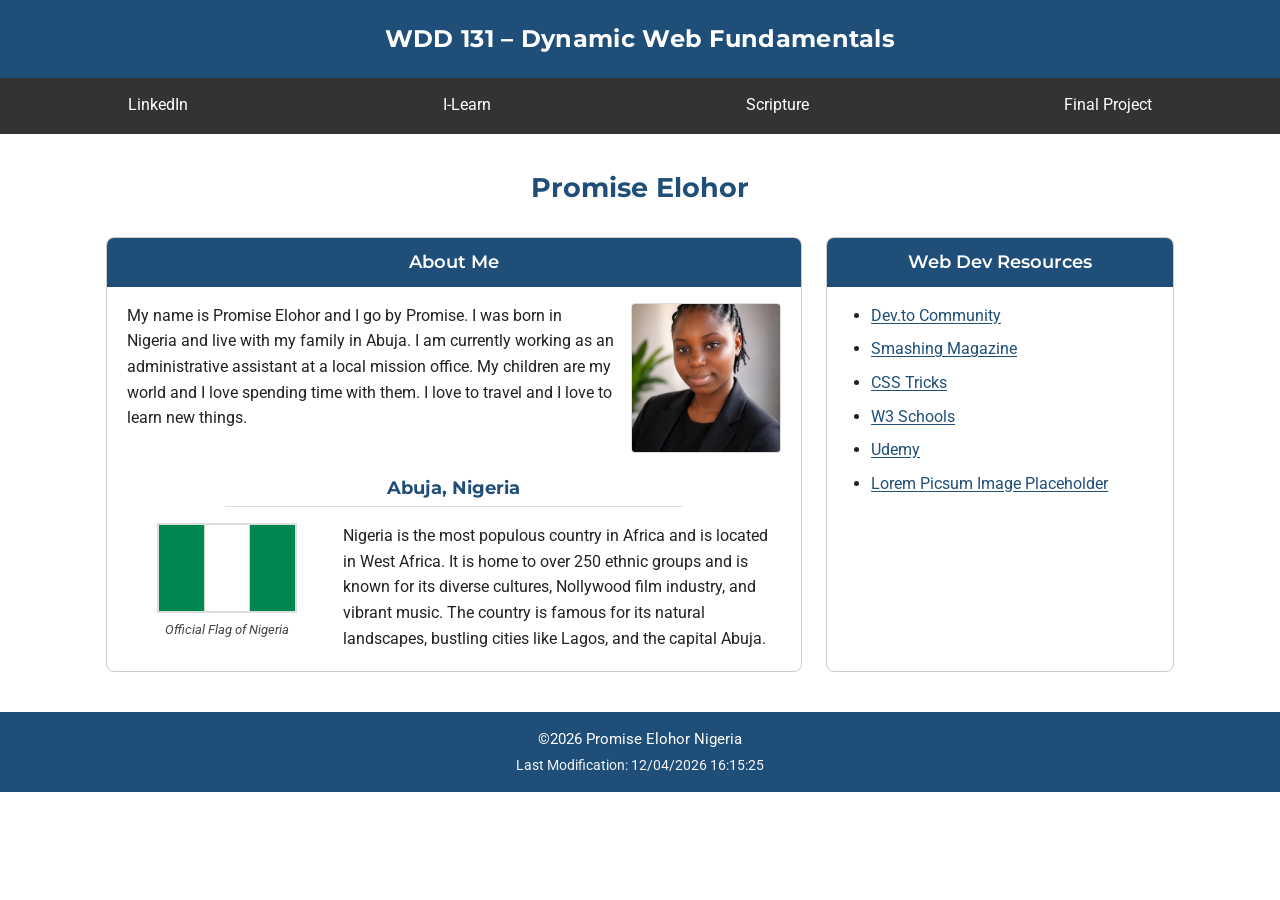
<file: index.html>
<!DOCTYPE html>
<html lang="en">
<head>
    <meta charset="utf-8">
    <meta name="viewport" content="width=device-width, initial-scale=1.0">
    <title>WDD 131 – Dynamic Web Fundamentals – Promise Elohor</title>
    <meta name="description" content="WDD 131 – Dynamic Web Fundamentals, Promise Elohor, home page, web development resources, Nigeria">
    <meta name="author" content="Promise Elohor">
    <link rel="preconnect" href="https://fonts.googleapis.com">
    <link rel="preconnect" href="https://fonts.gstatic.com" crossorigin>
    <link href="https://fonts.googleapis.com/css2?family=Montserrat:wght@400;600;700&family=Roboto:wght@300;400;500&display=swap" rel="stylesheet">
    <link rel="stylesheet" href="styles/base.css">
    <script src="scripts/getdates.js" defer></script>
</head>
<body>
    <header>
        <span id="course-title">WDD 131 – Dynamic Web Fundamentals</span>
        <nav>
            <a href="https://www.linkedin.com/">LinkedIn</a>
            <a href="https://byupw.instructure.com/">I-Learn</a>
            <a href="https://www.churchofjesuschrist.org/study/scriptures/bofm/1-ne/3?lang=eng&id=p7#p7">Scripture</a>
            <a href="#">Final Project</a>
        </nav>
    </header>
    <main>
        <h1>Promise Elohor</h1>
        <section class="card">
            <h2>About Me</h2>
            <div class="card-content">
                <div class="about-grid">
                    <div class="about-text">
                        <p>My name is Promise Elohor and I go by Promise. I was born in Nigeria and live with my family in Abuja. I am currently working as an administrative assistant at a local mission office. My children are my world and I love spending time with them. I love to travel and I love to learn new things.</p>
                    </div>
                    <img src="images/profile.jpeg" alt="Hello, my name is Promise Elohor" width="150" height="150">
                </div>
                <h3>Abuja, Nigeria</h3>
                <div class="location-grid">
                    <figure>
                        <div style="width:140px;height:90px;border:1px solid #ddd;display:flex;overflow:hidden;margin:0 auto;">
                    <img src="images/nigeria.jpg" alt="" width="150" height="150">
                        </div>
                        <figcaption>Official Flag of Nigeria</figcaption>
                    </figure>
                    <p>Nigeria is the most populous country in Africa and is located in West Africa. It is home to over 250 ethnic groups and is known for its diverse cultures, Nollywood film industry, and vibrant music. The country is famous for its natural landscapes, bustling cities like Lagos, and the capital Abuja.</p>
                </div>
            </div>
        </section>
        <section class="card">
            <h2>Web Dev Resources</h2>
            <div class="card-content resources">
                <ul>
                    <li><a href="https://dev.to/" target="_blank">Dev.to Community</a></li>
                    <li><a href="https://www.smashingmagazine.com/" target="_blank">Smashing Magazine</a></li>
                    <li><a href="https://css-tricks.com/" target="_blank">CSS Tricks</a></li>
                    <li><a href="https://www.w3schools.com/" target="_blank">W3 Schools</a></li>
                    <li><a href="https://www.udemy.com/" target="_blank">Udemy</a></li>
                    <li><a href="https://picsum.photos/" target="_blank">Lorem Picsum Image Placeholder</a></li>
                </ul>
            </div>
        </section>
    </main>
    <footer>
        <p>&copy;<span id="currentyear"></span> Promise Elohor Nigeria</p>
        <p id="lastModified"></p>
    </footer>
</body>
</html>
</file>
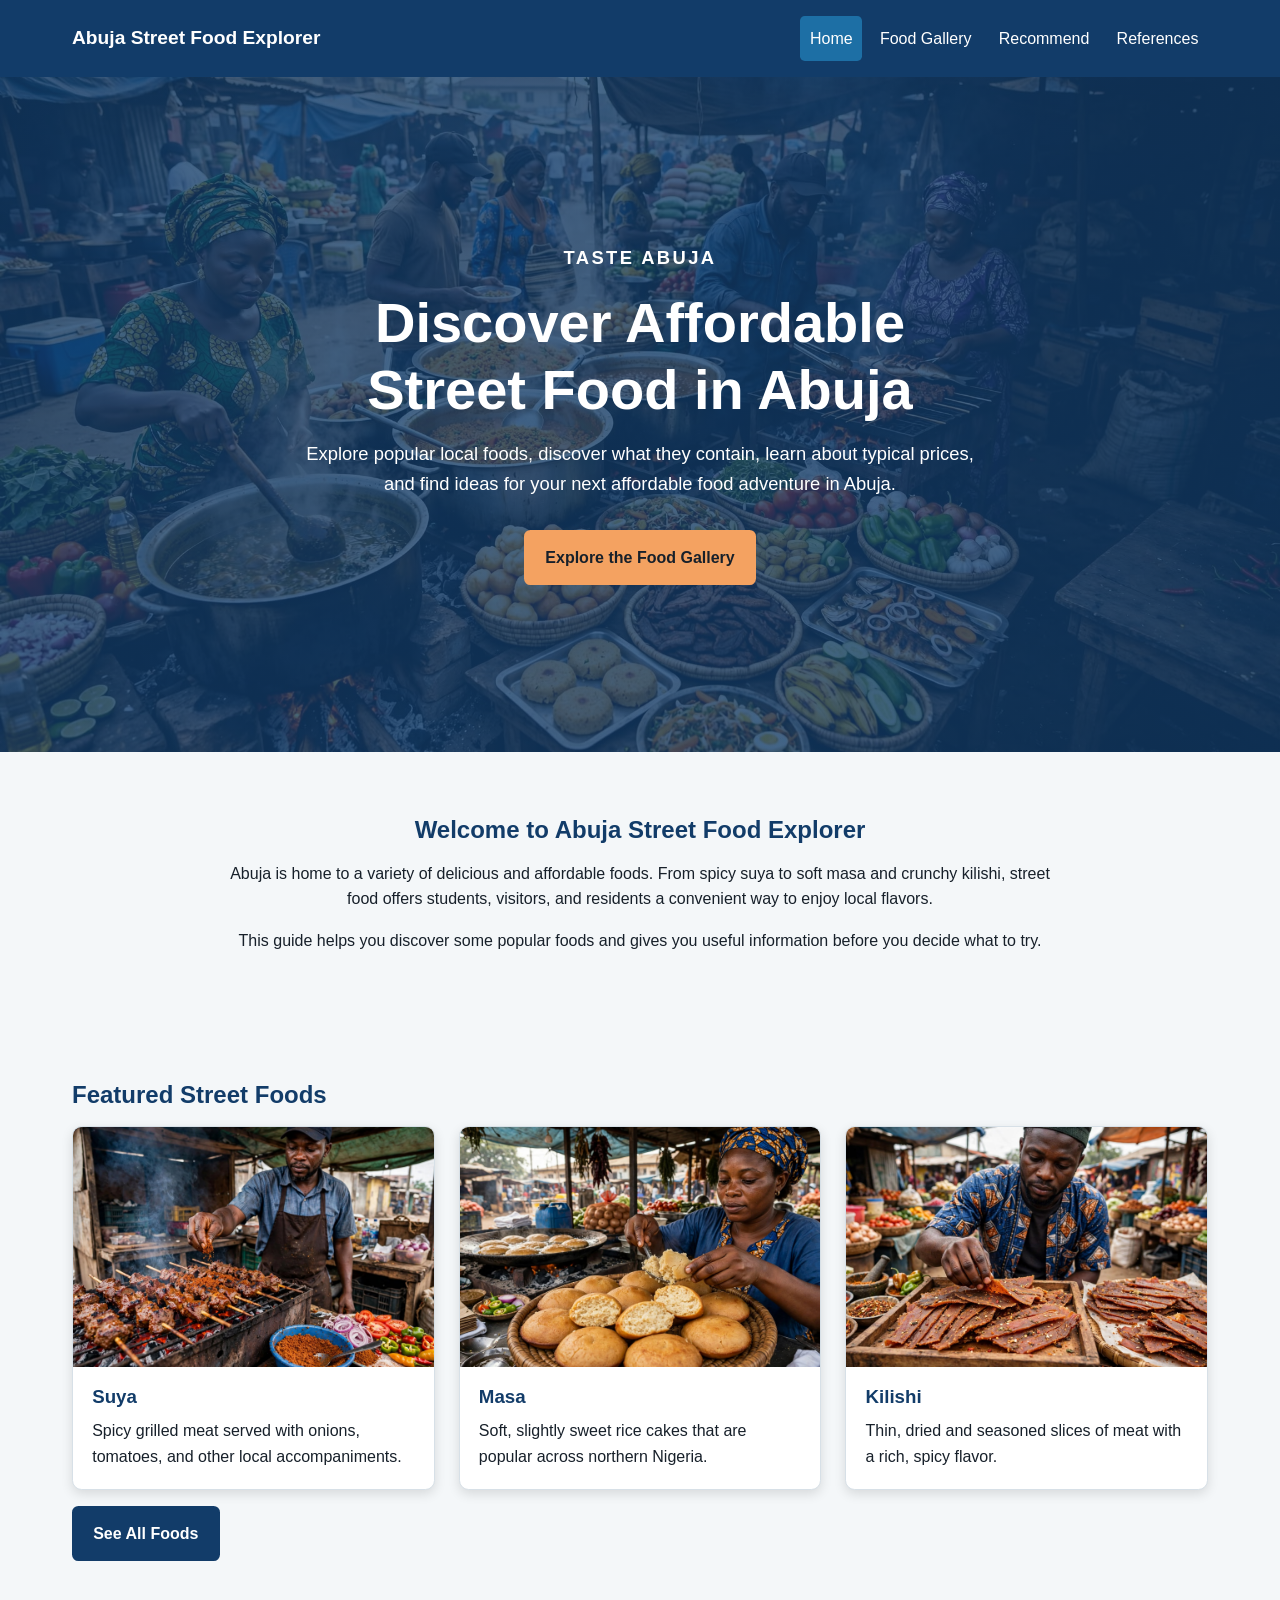
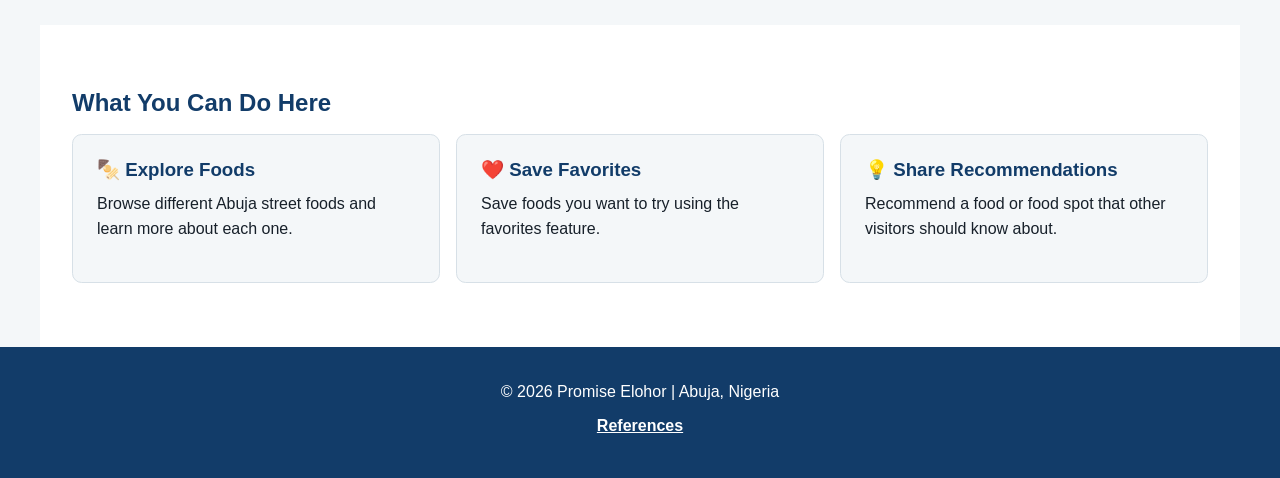
<file: project/index.html>
<!DOCTYPE html>
<html lang="en">
<head>
    <meta charset="UTF-8">
    <meta name="viewport" content="width=device-width, initial-scale=1.0">
    <meta name="description" content="Discover affordable and delicious street foods in Abuja, Nigeria with Abuja Street Food Explorer.">
    <meta name="author" content="Promise Elohor">
    <title>Abuja Street Food Explorer | Home</title>

    <link rel="stylesheet" href="styles/project.css">
    <link rel="stylesheet" href="styles/project-large.css">
    <script src="scripts/project.js" defer></script>
</head>

<body>
    <header>
        <div class="site-header">
            <a href="index.html" class="logo">Abuja Street Food Explorer</a>

            <button
                id="menu-button"
                class="menu-button"
                type="button"
                aria-label="Open navigation menu"
            >
                ☰
            </button>

            <nav id="main-nav">
                <a href="index.html" class="active">Home</a>
                <a href="gallery.html">Food Gallery</a>
                <a href="recommend.html">Recommend</a>
                <a href="references.html">References</a>
            </nav>
        </div>
    </header>

    <main>
        <section class="hero">
            <div class="hero-content">
                <p class="eyebrow">Taste Abuja</p>

                <h1>Discover Affordable Street Food in Abuja</h1>

                <p>
                    Explore popular local foods, discover what they contain,
                    learn about typical prices, and find ideas for your next
                    affordable food adventure in Abuja.
                </p>

                <a href="gallery.html" class="button">
                    Explore the Food Gallery
                </a>
            </div>
        </section>

        <section class="welcome">
            <h2>Welcome to Abuja Street Food Explorer</h2>

            <p>
                Abuja is home to a variety of delicious and affordable foods.
                From spicy suya to soft masa and crunchy kilishi, street food
                offers students, visitors, and residents a convenient way to
                enjoy local flavors.
            </p>

            <p>
                This guide helps you discover some popular foods and gives you
                useful information before you decide what to try.
            </p>
        </section>

        <section class="featured">
            <h2>Featured Street Foods</h2>

            <div class="food-preview">

                <article class="food-card">
                    <img
                        src="images/suya.webp"
                        alt="Grilled pieces of Nigerian suya"
                        loading="lazy"
                    >

                    <div class="card-content">
                        <h3>Suya</h3>

                        <p>
                            Spicy grilled meat served with onions, tomatoes,
                            and other local accompaniments.
                        </p>
                    </div>
                </article>

                <article class="food-card">
                    <img
                        src="images/masa.webp"
                        alt="Nigerian masa rice cakes"
                        loading="lazy"
                    >

                    <div class="card-content">
                        <h3>Masa</h3>

                        <p>
                            Soft, slightly sweet rice cakes that are popular
                            across northern Nigeria.
                        </p>
                    </div>
                </article>

                <article class="food-card">
                    <img
                        src="images/kilishi.webp"
                        alt="Thin slices of Nigerian kilishi"
                        loading="lazy"
                    >

                    <div class="card-content">
                        <h3>Kilishi</h3>

                        <p>
                            Thin, dried and seasoned slices of meat with a
                            rich, spicy flavor.
                        </p>
                    </div>
                </article>

            </div>

            <div class="center-button">
                <a href="gallery.html" class="button secondary-button">
                    See All Foods
                </a>
            </div>
        </section>

        <section class="explore">
            <h2>What You Can Do Here</h2>

            <div class="feature-grid">

                <article>
                    <h3>🍢 Explore Foods</h3>

                    <p>
                        Browse different Abuja street foods and learn more
                        about each one.
                    </p>
                </article>

                <article>
                    <h3>❤️ Save Favorites</h3>

                    <p>
                        Save foods you want to try using the favorites feature.
                    </p>
                </article>

                <article>
                    <h3>💡 Share Recommendations</h3>

                    <p>
                        Recommend a food or food spot that other visitors
                        should know about.
                    </p>
                </article>

            </div>
        </section>
    </main>

    <footer>
        <p>&copy; 2026 Promise Elohor | Abuja, Nigeria</p>

        <p>
            <a href="references.html">References</a>
        </p>
    </footer>

</body>
</html>
</file>
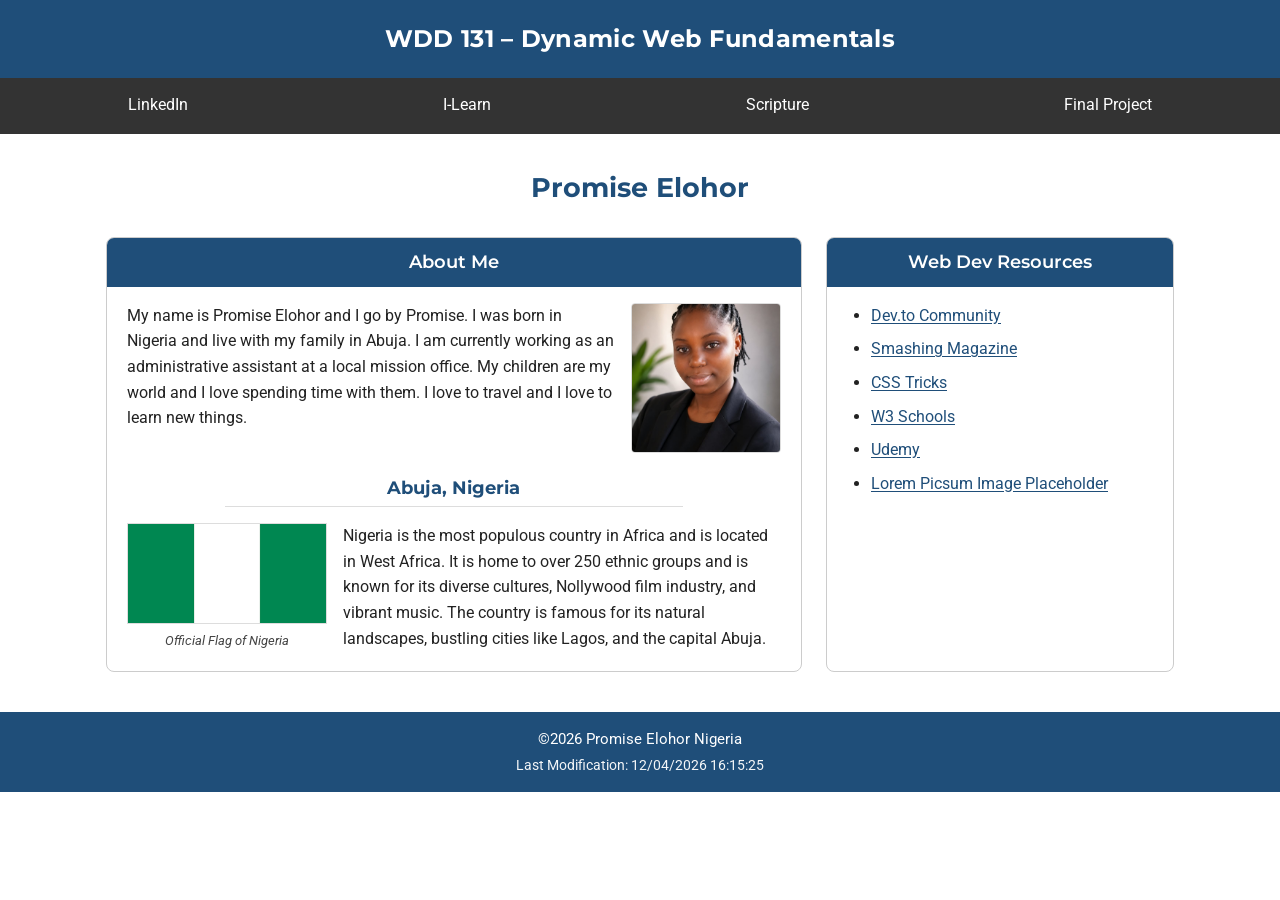
<file: week01/index.html>
<!DOCTYPE html>
<html lang="en">

<head>
    <meta charset="utf-8">
    <meta name="viewport" content="width=device-width, initial-scale=1.0">
    <title>WDD 131 – Dynamic Web Fundamentals – Promise Elohor</title>
    <meta name="description"
        content="WDD 131 – Dynamic Web Fundamentals, Promise Elohor, home page, web development resources, Nigeria">
    <meta name="author" content="Promise Elohor">
    <link rel="preconnect" href="https://fonts.googleapis.com">
    <link rel="preconnect" href="https://fonts.gstatic.com" crossorigin>
    <link
        href="https://fonts.googleapis.com/css2?family=Montserrat:wght@400;600;700&family=Roboto:wght@300;400;500&display=swap"
        rel="stylesheet">
    <link rel="stylesheet" href="styles/base.css">
    <script src="scripts/getdates.js" defer></script>
</head>

<body>
    <header>
        <span id="course-title">WDD 131 – Dynamic Web Fundamentals</span>
        <nav>
            <a href="https://www.linkedin.com/">LinkedIn</a>
            <a href="https://byupw.instructure.com/">I-Learn</a>
            <a href="https://www.churchofjesuschrist.org/study/scriptures/bofm/1-ne/3?lang=eng&id=p7#p7">Scripture</a>
            <a href="#">Final Project</a>
        </nav>
    </header>
    <main>
        <h1>Promise Elohor</h1>
        <section class="card">
            <h2>About Me</h2>
            <div class="card-content">
                <div class="about-grid">
                    <div class="about-text">
                        <p>My name is Promise Elohor and I go by Promise. I was born in Nigeria and live with my family
                            in Abuja. I am currently working as an administrative assistant at a local mission office.
                            My children are my world and I love spending time with them. I love to travel and I love to
                            learn new things.</p>
                    </div>
                    <img src="images/profile.jpeg" alt="Hello, my name is Promise Elohor" width="150" height="150">
                </div>
                <h3>Abuja, Nigeria</h3>
                <div class="location-grid">
                    <figure>
                        <img src="images/nigeria.jpg" alt="Flag of Nigeriar" width="150" height="150">
                        <figcaption>Official Flag of Nigeria</figcaption>
                    </figure>
                    <p>Nigeria is the most populous country in Africa and is located in West Africa. It is home to over
                        250 ethnic groups and is known for its diverse cultures, Nollywood film industry, and vibrant
                        music. The country is famous for its natural landscapes, bustling cities like Lagos, and the
                        capital Abuja.</p>
                </div>
            </div>
        </section>
        <section class="card">
            <h2>Web Dev Resources</h2>
            <div class="card-content resources">
                <ul>
                    <li><a href="https://dev.to/" target="_blank">Dev.to Community</a></li>
                    <li><a href="https://www.smashingmagazine.com/" target="_blank">Smashing Magazine</a></li>
                    <li><a href="https://css-tricks.com/" target="_blank">CSS Tricks</a></li>
                    <li><a href="https://www.w3schools.com/" target="_blank">W3 Schools</a></li>
                    <li><a href="https://www.udemy.com/" target="_blank">Udemy</a></li>
                    <li><a href="https://picsum.photos/" target="_blank">Lorem Picsum Image Placeholder</a></li>
                </ul>
            </div>
        </section>
    </main>
    <footer>
        <p>&copy;<span id="currentyear"></span> Promise Elohor Nigeria</p>
        <p id="lastModified"></p>
    </footer>
</body>

</html>
</file>
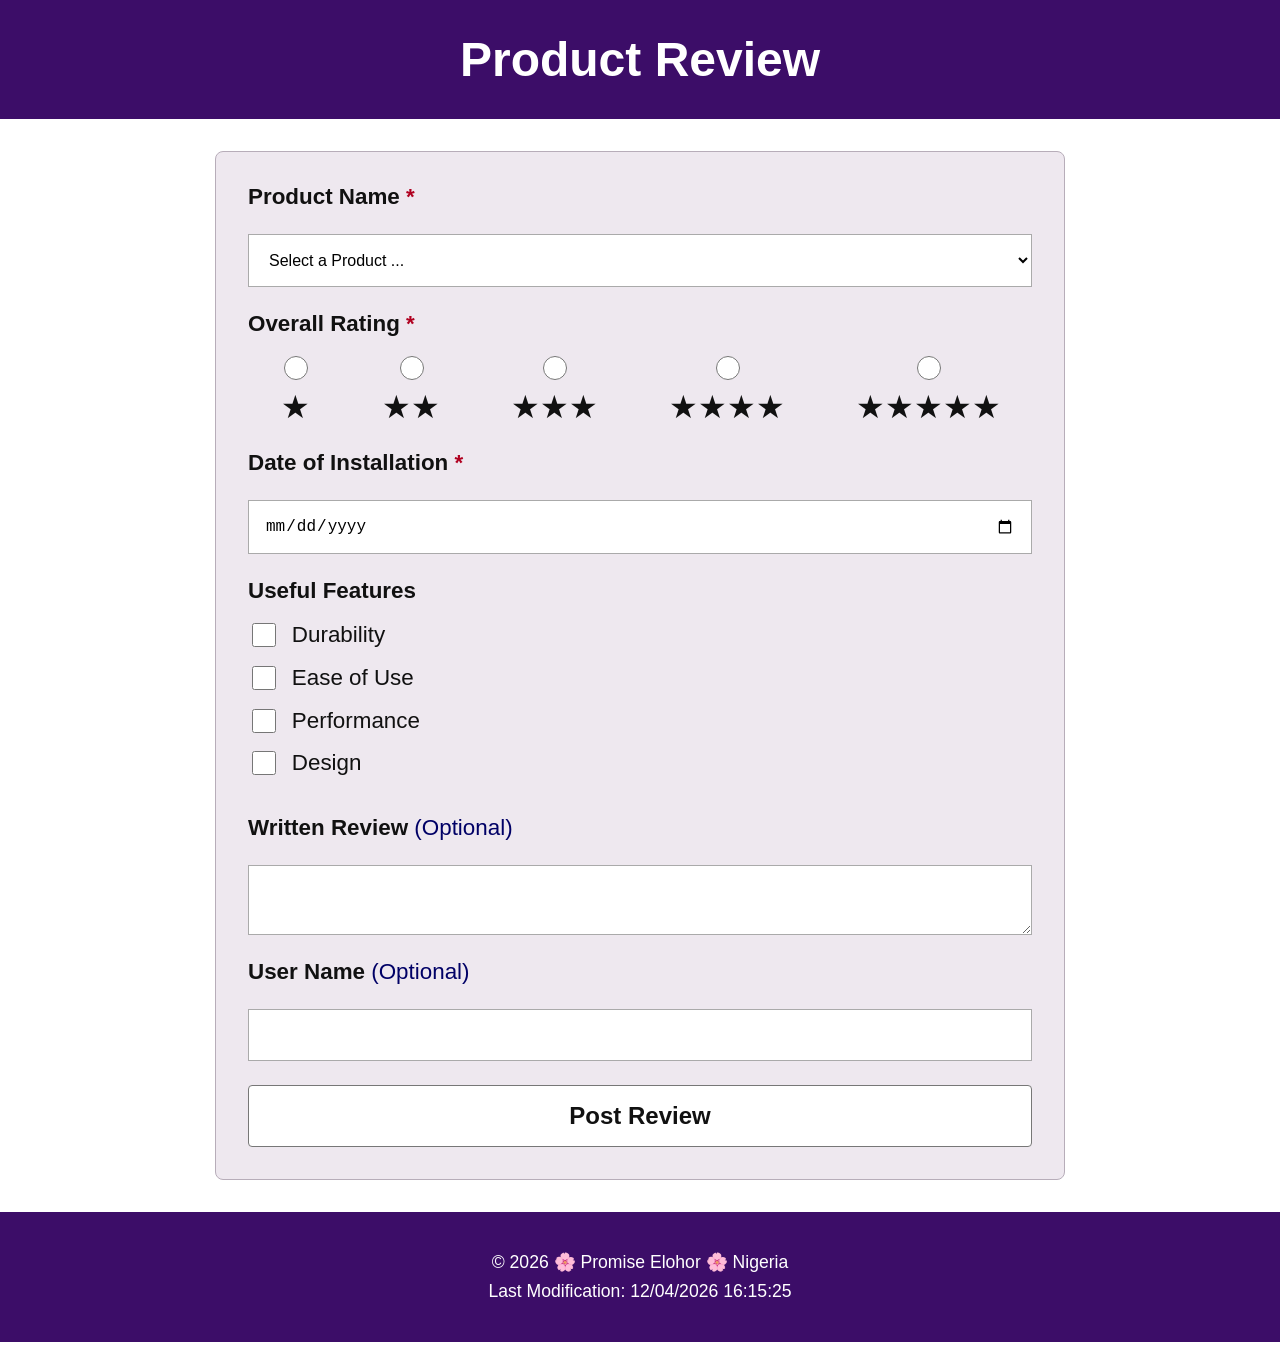
<file: form.html>
<!DOCTYPE html>
<html lang="en-US">
<head>
    <meta charset="UTF-8">
    <meta name="viewport" content="width=device-width, initial-scale=1.0">
    <meta name="description" content="WDD 131 Product Review Form for submitting and tracking reviews of products, ratings, installation dates, and useful features.">
    <meta name="author" content="Promise Elohor">
    <title>Product Review</title>
    <link rel="stylesheet" href="styles/form.css">
    <script src="scripts/form.js" defer></script>
</head>

<body>

    <header>
        <h1>Product Review</h1>
    </header>

    <main>
        <form method="get" action="review.html">

            <!-- Product Name -->
            <label for="product">
                Product Name <span class="required">*</span>
            </label>

            <select id="product" name="product" required>
                <option value="" disabled selected>Select a Product ...</option>
            </select>


            <!-- Overall Rating -->
            <fieldset>
                <legend>
                    Overall Rating <span class="required">*</span>
                </legend>

                <div class="rating">

                    <label for="rating1">
                        <input type="radio" id="rating1" name="rating" value="1" required>
                        <span>★</span>
                    </label>

                    <label for="rating2">
                        <input type="radio" id="rating2" name="rating" value="2" required>
                        <span>★★</span>
                    </label>

                    <label for="rating3">
                        <input type="radio" id="rating3" name="rating" value="3" required>
                        <span>★★★</span>
                    </label>

                    <label for="rating4">
                        <input type="radio" id="rating4" name="rating" value="4" required>
                        <span>★★★★</span>
                    </label>

                    <label for="rating5">
                        <input type="radio" id="rating5" name="rating" value="5" required>
                        <span>★★★★★</span>
                    </label>

                </div>
            </fieldset>


            <!-- Date of Installation -->
            <label for="installDate">
                Date of Installation <span class="required">*</span>
            </label>

            <input
                type="date"
                id="installDate"
                name="installDate"
                required
            >


            <!-- Useful Features -->
            <fieldset>
                <legend>Useful Features</legend>

                <label class="checkbox-label" for="durability">
                    <input
                        type="checkbox"
                        id="durability"
                        name="features"
                        value="Durability"
                    >
                    Durability
                </label>

                <label class="checkbox-label" for="ease">
                    <input
                        type="checkbox"
                        id="ease"
                        name="features"
                        value="Ease of Use"
                    >
                    Ease of Use
                </label>

                <label class="checkbox-label" for="performance">
                    <input
                        type="checkbox"
                        id="performance"
                        name="features"
                        value="Performance"
                    >
                    Performance
                </label>

                <label class="checkbox-label" for="design">
                    <input
                        type="checkbox"
                        id="design"
                        name="features"
                        value="Design"
                    >
                    Design
                </label>

            </fieldset>


            <!-- Written Review -->
            <label for="writtenReview">
                Written Review
                <span class="optional">(Optional)</span>
            </label>

            <textarea
                id="writtenReview"
                name="writtenReview"
            ></textarea>


            <!-- User Name -->
            <label for="userName">
                User Name
                <span class="optional">(Optional)</span>
            </label>

            <input
                type="text"
                id="userName"
                name="userName"
            >


            <!-- Submit -->
            <input type="submit" value="Post Review">

        </form>
    </main>


    <footer>
        <p>
            © <span id="currentyear"></span> 🌸 Promise Elohor 🌸 Nigeria
        </p>

        <p>
            Last Modification:
            <span id="lastModified"></span>
        </p>
    </footer>

</body>
</html>
</file>
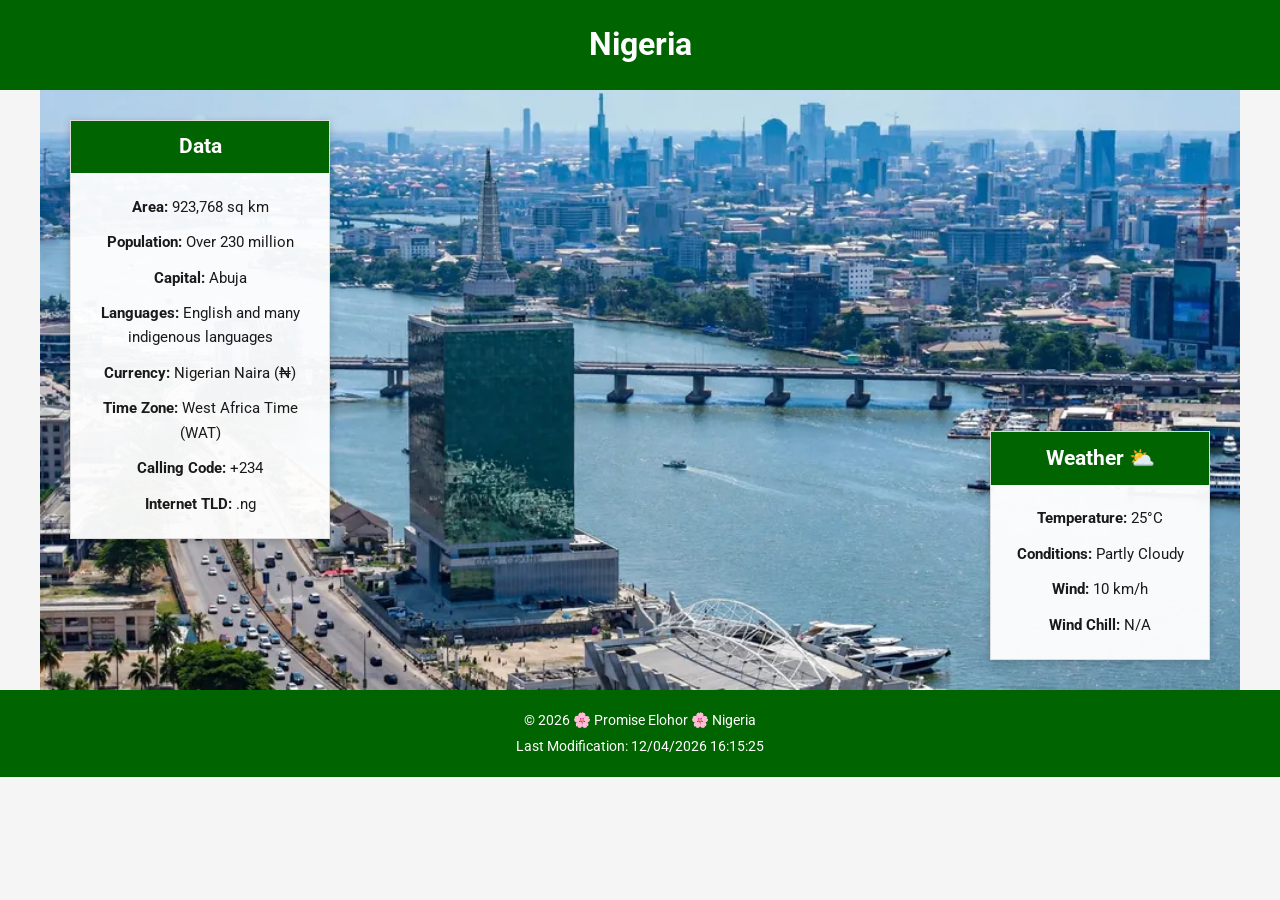
<file: place.html>
<!DOCTYPE html>
<html lang="en">
<head>
    <meta charset="UTF-8">
    <meta name="viewport" content="width=device-width, initial-scale=1.0">
    <meta name="description" content="WDD131 Country Page - Nigeria information, facts, weather and windchill">
    <meta name="author" content="Promise Elohor">
    <title>Nigeria - WDD 131 Country Page</title>
    <link rel="stylesheet" href="styles/place.css">
    <script src="scripts/place.js" defer></script>
    <link rel="preconnect" href="https://fonts.googleapis.com">
    <link rel="preconnect" href="https://fonts.gstatic.com" crossorigin>
    <link href="https://fonts.googleapis.com/css2?family=Roboto:wght@400;700&display=swap" rel="stylesheet">
</head>
<body>
    <header>
        <h1>Nigeria</h1>
    </header>

    <main>
        <div class="hero-container">
            <picture>
                <source srcset="images/nigeria-large.webp" media="(min-width: 1000px)">
                <source srcset="images/nigeria-small.webp" media="(min-width: 500px)">
                <img src="images/nigeria-small.webp" alt="Aerial view of Lagos Nigeria with Civic Tower and lagoon" class="hero-image" width="1000" height="600">
            </picture>

            <section class="data-card">
                <h2>Data</h2>
                <ul>
                    <li><span class="label">Area:</span> 923,768 sq km</li>
                    <li><span class="label">Population:</span> Over 230 million</li>
                    <li><span class="label">Capital:</span> Abuja</li>
                    <li><span class="label">Languages:</span> English and many indigenous languages</li>
                    <li><span class="label">Currency:</span> Nigerian Naira (₦)</li>
                    <li><span class="label">Time Zone:</span> West Africa Time (WAT)</li>
                    <li><span class="label">Calling Code:</span> +234</li>
                    <li><span class="label">Internet TLD:</span> .ng</li>
                </ul>
            </section>

            <section class="weather-card">
                <h2 class="weather-heading">Weather</h2>
                <img src="images/weather-icon.svg" alt="Partly cloudy weather icon" class="weather-icon" width="60" height="60">
                <ul>
                    <li><span class="label">Temperature:</span> <span id="temp">25</span>°C</li>
                    <li><span class="label">Conditions:</span> Partly Cloudy</li>
                    <li><span class="label">Wind:</span> <span id="wind">10</span> km/h</li>
                    <li><span class="label">Wind Chill:</span> <span id="windChill"></span></li>
                </ul>
            </section>
        </div>
    </main>

    <footer>
        <p>&copy; <span id="currentYear"></span> <span class="name">Promise Elohor</span> Nigeria</p>
        <p>Last Modification: <span id="lastModified"></span></p>
    </footer>
</body>
</html>
</file>
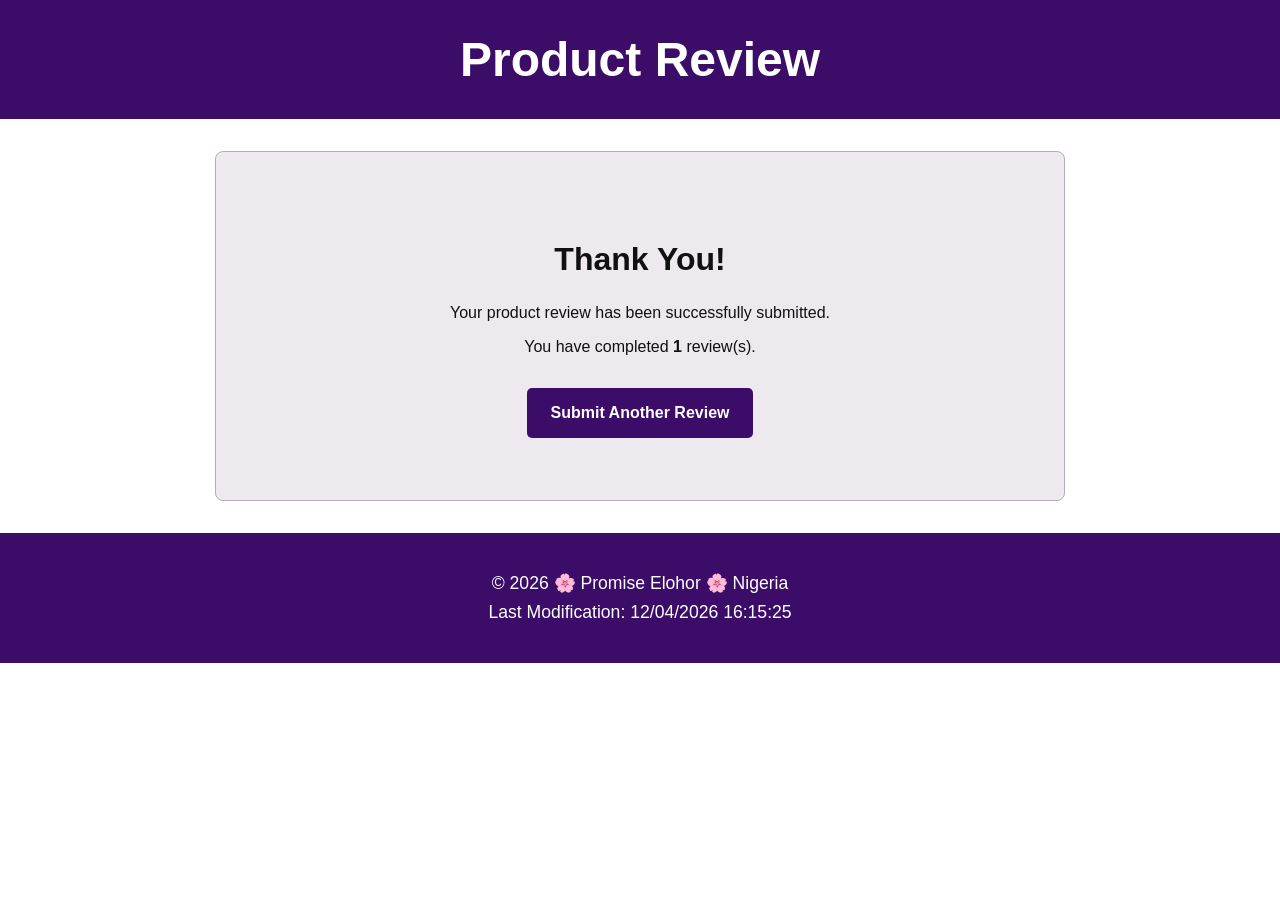
<file: review.html>
<!DOCTYPE html>
<html lang="en">
<head>

    <meta charset="UTF-8">

    <meta
        name="viewport"
        content="width=device-width, initial-scale=1.0"
    >

    <meta
        name="description"
        content="Product review confirmation page"
    >

    <meta
        name="author"
        content="Promise Elohor"
    >

    <title>Review Submitted</title>

    <link
        rel="stylesheet"
        href="styles/form.css"
    >

</head>


<body>

    <header>
        <h1>Product Review</h1>
    </header>


    <main class="confirmation">

        <section>

            <h2>Thank You!</h2>

            <p>
                Your product review has been successfully submitted.
            </p>

            <p>
                You have completed
                <strong>
                    <span id="reviewCount"></span>
                </strong>
                review(s).
            </p>

            <a
                href="form.html"
                class="button"
            >
                Submit Another Review
            </a>

        </section>

    </main>


    <footer>

        <p>
            &copy;
            <span id="currentyear"></span>
            🌸 Promise Elohor 🌸 Nigeria
        </p>

        <p>
            Last Modification:
            <span id="lastModified"></span>
        </p>

    </footer>


    <script>

        let reviewCount =
            Number(localStorage.getItem("reviewCount")) || 0;


        reviewCount++;


        localStorage.setItem(
            "reviewCount",
            reviewCount
        );


        document.querySelector("#reviewCount").textContent =
            reviewCount;


        document.querySelector("#currentyear").textContent =
            new Date().getFullYear();


        document.querySelector("#lastModified").textContent =
            document.lastModified;

    </script>

</body>
</html>
</file>
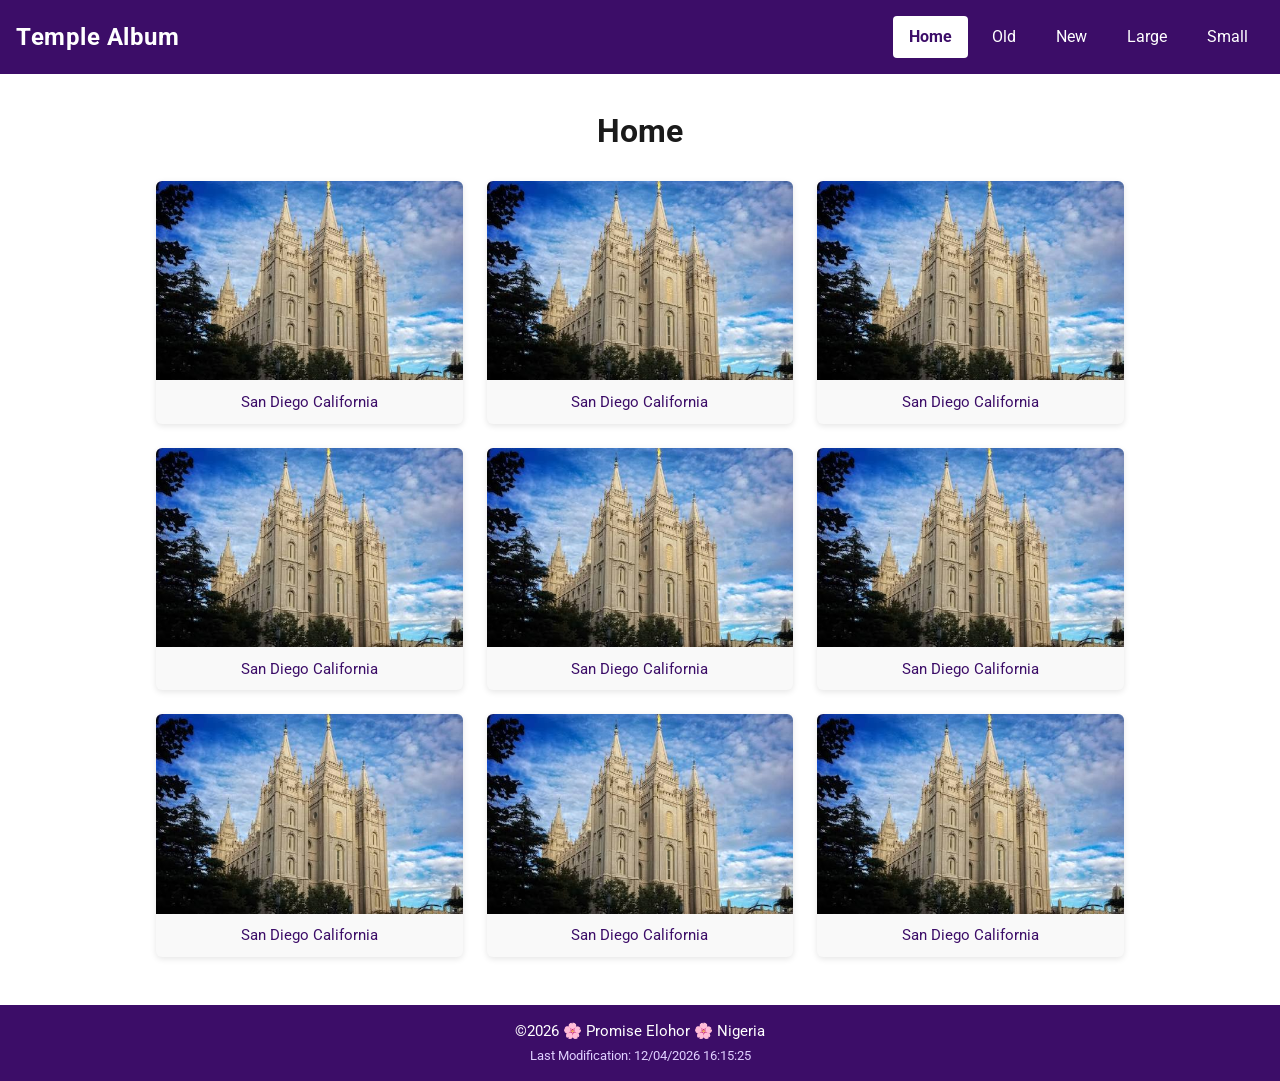
<file: temples.html>
<!DOCTYPE html>
<html lang="en">
<head>
    <meta charset="UTF-8">
    <meta name="viewport" content="width=device-width, initial-scale=1.0">
    <title>Temple Album</title>
    <meta name="description" content="Temple Album - A responsive picture album of LDS temples">
    <meta name="author" content="Promise Elohor">
    <!-- Google Fonts -->
    <link rel="preconnect" href="https://fonts.googleapis.com">
    <link rel="preconnect" href="https://fonts.gstatic.com" crossorigin>
    <link href="https://fonts.googleapis.com/css2?family=Roboto:wght@400;700&display=swap" rel="stylesheet">
    <!-- CSS Mobile First -->
    <link rel="stylesheet" href="styles/temples.css">
    <link rel="stylesheet" href="styles/temples-large.css">
    <!-- JS deferred -->
    <script src="scripts/temples.js" defer></script>
</head>
<body>
    <header>
        <div class="logo">Temple Album</div>
        <button id="menu" aria-label="Toggle navigation menu">&#9776;</button>
        <nav>
            <ul>
                <li><a href="#" class="active">Home</a></li>
                <li><a href="#">Old</a></li>
                <li><a href="#">New</a></li>
                <li><a href="#">Large</a></li>
                <li><a href="#">Small</a></li>
            </ul>
        </nav>
    </header>
    <main>
        <h1>Home</h1>
        <div class="album">
            <figure>
                <img src="images/temple.jpg" alt="San Diego California Temple exterior view" loading="lazy">
                <figcaption>San Diego California</figcaption>
            </figure>
            <figure>
                <img src="images/temple.jpg" alt="San Diego California Temple exterior view" loading="lazy">
                <figcaption>San Diego California</figcaption>
            </figure>
            <figure>
                <img src="images/temple.jpg" alt="San Diego California Temple exterior view" loading="lazy">
                <figcaption>San Diego California</figcaption>
            </figure>
            <figure>
                <img src="images/temple.jpg" alt="San Diego California Temple exterior view" loading="lazy">
                <figcaption>San Diego California</figcaption>
            </figure>
            <figure>
                <img src="images/temple.jpg" alt="San Diego California Temple exterior view" loading="lazy">
                <figcaption>San Diego California</figcaption>
            </figure>
            <figure>
                <img src="images/temple.jpg" alt="San Diego California Temple exterior view" loading="lazy">
                <figcaption>San Diego California</figcaption>
            </figure>
            <figure>
                <img src="images/temple.jpg" alt="San Diego California Temple exterior view" loading="lazy">
                <figcaption>San Diego California</figcaption>
            </figure>
            <figure>
                <img src="images/temple.jpg" alt="San Diego California Temple exterior view" loading="lazy">
                <figcaption>San Diego California</figcaption>
            </figure>
            <figure>
                <img src="images/temple.jpg" alt="San Diego California Temple exterior view" loading="lazy">
                <figcaption>San Diego California</figcaption>
            </figure>
        </div>
    </main>
    <footer>
        <p>&copy;<span id="currentyear"></span> 🌸 Promise Elohor 🌸 Nigeria</p>
        <p id="lastModified"></p>
    </footer>
</body>
</html>
</file>
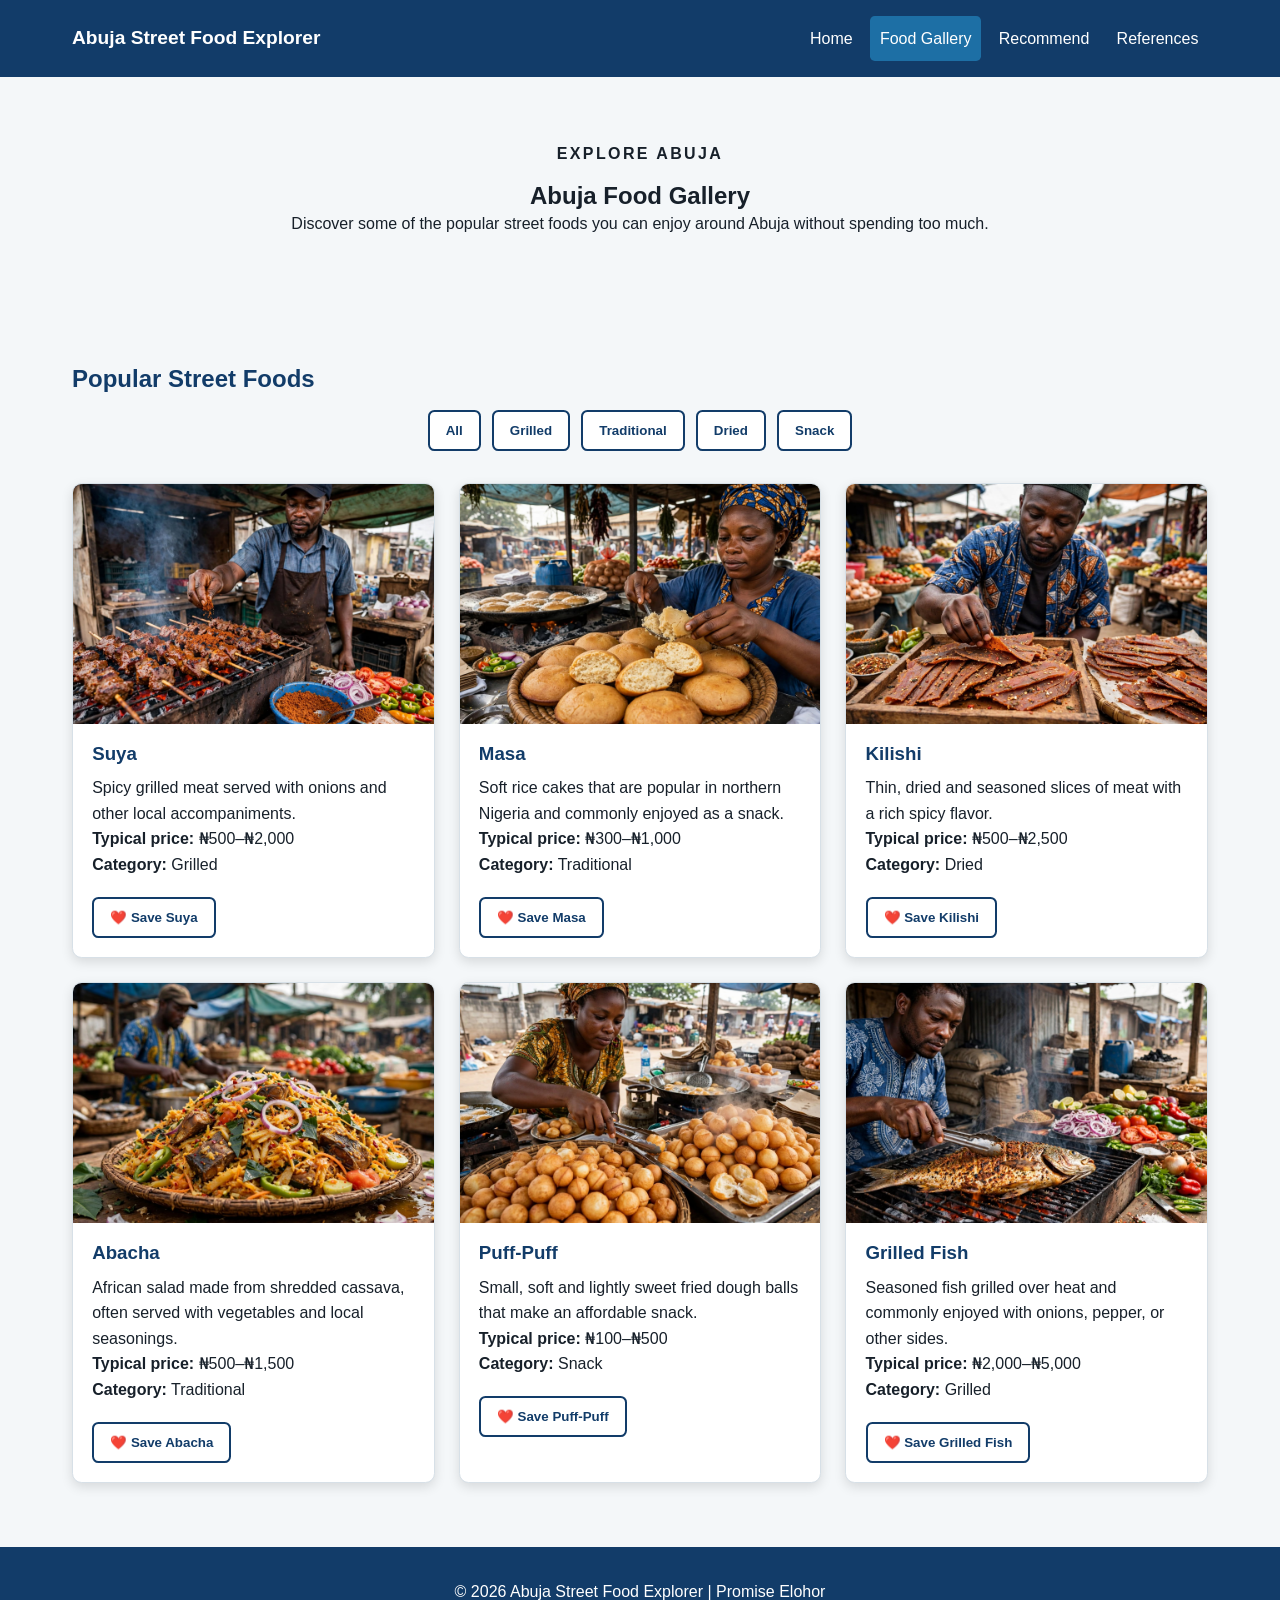
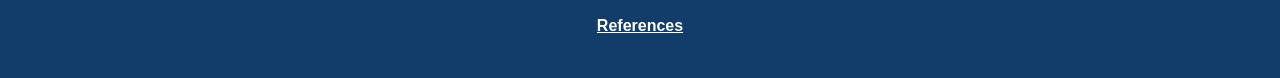
<file: project/gallery.html>
<!DOCTYPE html>
<html lang="en">
<head>
    <meta charset="UTF-8">
    <meta name="viewport" content="width=device-width, initial-scale=1.0">

    <meta
        name="description"
        content="Explore popular and affordable Abuja street foods including suya, masa, kilishi, abacha, and puff-puff."
    >

    <meta name="author" content="Promise Elohor">

    <title>Food Gallery | Abuja Street Food Explorer</title>

    <link rel="stylesheet" href="styles/project.css">
    <link rel="stylesheet" href="styles/project-large.css">

    <script src="scripts/project.js" defer></script>
</head>

<body>

    <header>
        <div class="site-header">

            <a class="logo" href="index.html">
                Abuja Street Food Explorer
            </a>

            <button
                class="menu-button"
                id="menu-button"
                type="button"
                aria-label="Open navigation menu"
            >
                ☰
            </button>

            <nav id="main-nav">
                <a href="index.html">Home</a>
                <a href="gallery.html" class="active">Food Gallery</a>
                <a href="recommend.html">Recommend</a>
                <a href="references.html">References</a>
            </nav>

        </div>
    </header>

    <main>

        <section class="welcome">
            <p class="eyebrow">Explore Abuja</p>

            <h1>Abuja Food Gallery</h1>

            <p>
                Discover some of the popular street foods you can enjoy
                around Abuja without spending too much.
            </p>
        </section>

        <section class="featured">

            <h2>Popular Street Foods</h2>

            <div class="filter-buttons">
                <button type="button" data-category="All">All</button>
                <button type="button" data-category="Grilled">Grilled</button>
                <button type="button" data-category="Traditional">Traditional</button>
                <button type="button" data-category="Dried">Dried</button>
                <button type="button" data-category="Snack">Snack</button>
            </div>

            <div class="food-preview">

                <!-- SUYA -->
                <article class="food-card">
                    <img
                        src="images/suya.webp"
                        alt="Grilled Nigerian suya meat"
                        loading="lazy"
                    >

                    <div class="card-content">
                        <h3>Suya</h3>

                        <p>
                            Spicy grilled meat served with onions and
                            other local accompaniments.
                        </p>

                        <p>
                            <strong>Typical price:</strong> ₦500–₦2,000
                        </p>

                        <p>
                            <strong>Category:</strong> Grilled
                        </p>
                    </div>

                    <button
                        class="favorite-button"
                        type="button"
                        data-food="Suya"
                    >
                        ❤️ Save Suya
                    </button>
                </article>

                <!-- MASA -->
                <article class="food-card">
                    <img
                        src="images/masa.webp"
                        alt="Nigerian masa rice cakes"
                        loading="lazy"
                    >

                    <div class="card-content">
                        <h3>Masa</h3>

                        <p>
                            Soft rice cakes that are popular in northern
                            Nigeria and commonly enjoyed as a snack.
                        </p>

                        <p>
                            <strong>Typical price:</strong> ₦300–₦1,000
                        </p>

                        <p>
                            <strong>Category:</strong> Traditional
                        </p>
                    </div>

                    <button
                        class="favorite-button"
                        type="button"
                        data-food="Masa"
                    >
                        ❤️ Save Masa
                    </button>
                </article>

                <!-- KILISHI -->
                <article class="food-card">
                    <img
                        src="images/kilishi.webp"
                        alt="Nigerian kilishi dried meat"
                        loading="lazy"
                    >

                    <div class="card-content">
                        <h3>Kilishi</h3>

                        <p>
                            Thin, dried and seasoned slices of meat with
                            a rich spicy flavor.
                        </p>

                        <p>
                            <strong>Typical price:</strong> ₦500–₦2,500
                        </p>

                        <p>
                            <strong>Category:</strong> Dried
                        </p>
                    </div>

                    <button
                        class="favorite-button"
                        type="button"
                        data-food="Kilishi"
                    >
                        ❤️ Save Kilishi
                    </button>
                </article>

                <!-- ABACHA -->
                <article class="food-card">
                    <img
                        src="images/abacha.webp"
                        alt="Nigerian abacha African salad"
                        loading="lazy"
                    >

                    <div class="card-content">
                        <h3>Abacha</h3>

                        <p>
                            African salad made from shredded cassava,
                            often served with vegetables and local
                            seasonings.
                        </p>

                        <p>
                            <strong>Typical price:</strong> ₦500–₦1,500
                        </p>

                        <p>
                            <strong>Category:</strong> Traditional
                        </p>
                    </div>

                    <button
                        class="favorite-button"
                        type="button"
                        data-food="Abacha"
                    >
                        ❤️ Save Abacha
                    </button>
                </article>

                <!-- PUFF-PUFF -->
                <article class="food-card">
                    <img
                        src="images/puff-puff.webp"
                        alt="Fresh Nigerian puff-puff"
                        loading="lazy"
                    >

                    <div class="card-content">
                        <h3>Puff-Puff</h3>

                        <p>
                            Small, soft and lightly sweet fried dough
                            balls that make an affordable snack.
                        </p>

                        <p>
                            <strong>Typical price:</strong> ₦100–₦500
                        </p>

                        <p>
                            <strong>Category:</strong> Snack
                        </p>
                    </div>

                    <button
                        class="favorite-button"
                        type="button"
                        data-food="Puff-Puff"
                    >
                        ❤️ Save Puff-Puff
                    </button>
                </article>

                <!-- GRILLED FISH -->
                <article class="food-card">
                    <img
                        src="images/grilled-fish.webp"
                        alt="Nigerian grilled fish"
                        loading="lazy"
                    >

                    <div class="card-content">
                        <h3>Grilled Fish</h3>

                        <p>
                            Seasoned fish grilled over heat and commonly
                            enjoyed with onions, pepper, or other sides.
                        </p>

                        <p>
                            <strong>Typical price:</strong> ₦2,000–₦5,000
                        </p>

                        <p>
                            <strong>Category:</strong> Grilled
                        </p>
                    </div>

                    <button
                        class="favorite-button"
                        type="button"
                        data-food="Grilled Fish"
                    >
                        ❤️ Save Grilled Fish
                    </button>
                </article>

            </div>

        </section>

    </main>

    <footer>
        <p>&copy; 2026 Abuja Street Food Explorer | Promise Elohor</p>

        <p>
            <a href="references.html">References</a>
        </p>
    </footer>

</body>
</html>
</file>
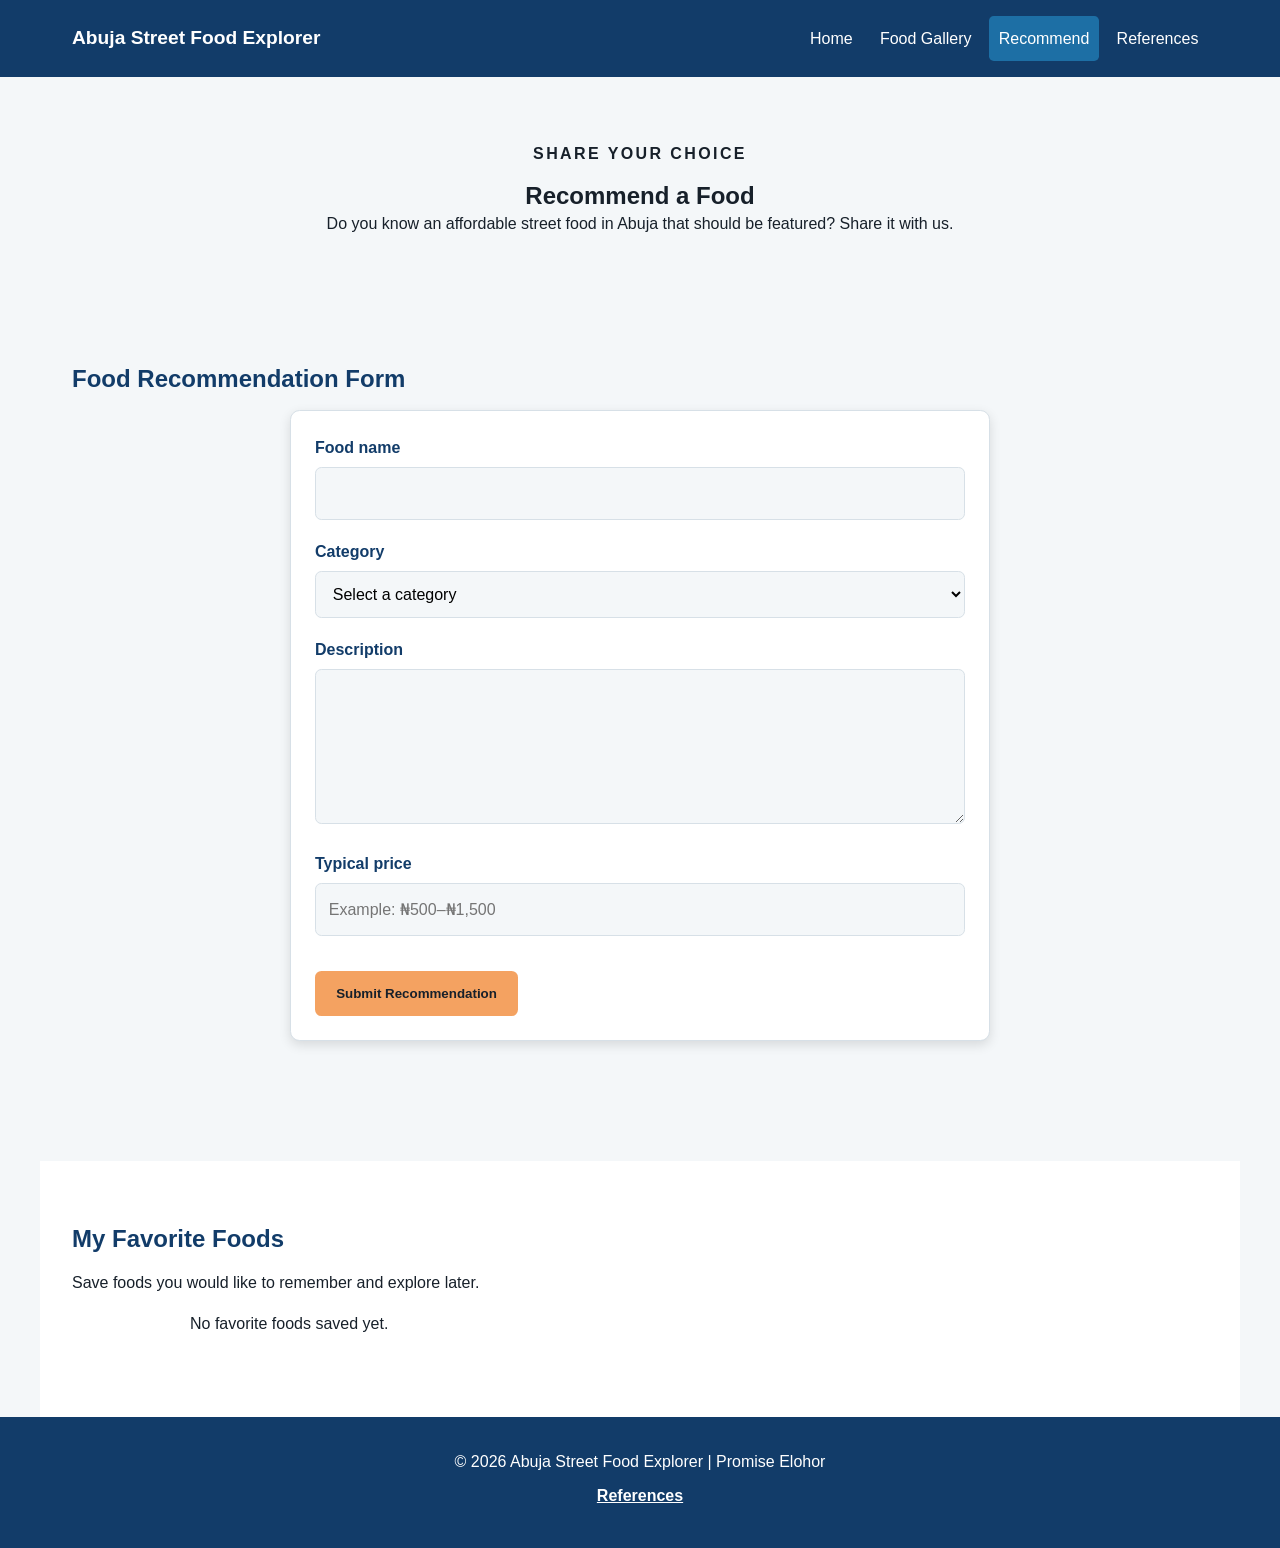
<file: project/recommend.html>
<!DOCTYPE html>
<html lang="en">
<head>
    <meta charset="UTF-8">
    <meta name="viewport" content="width=device-width, initial-scale=1.0">

    <meta
        name="description"
        content="Recommend an affordable Abuja street food and save your favorite foods."
    >

    <meta name="author" content="Promise Elohor">

    <title>Recommend a Food | Abuja Street Food Explorer</title>

    <link rel="stylesheet" href="styles/project.css">
    <link rel="stylesheet" href="styles/project-large.css">

    <script src="scripts/project.js" defer></script>
</head>

<body>

    <header>
        <div class="site-header">

            <a class="logo" href="index.html">
                Abuja Street Food Explorer
            </a>

            <button
                class="menu-button"
                id="menu-button"
                type="button"
                aria-label="Open navigation menu"
            >
                ☰
            </button>

            <nav id="main-nav">
                <a href="index.html">Home</a>
                <a href="gallery.html">Food Gallery</a>
                <a href="recommend.html" class="active">Recommend</a>
                <a href="references.html">References</a>
            </nav>

        </div>
    </header>

    <main>

        <section class="welcome">
            <p class="eyebrow">Share Your Choice</p>

            <h1>Recommend a Food</h1>

            <p>
                Do you know an affordable street food in Abuja that
                should be featured? Share it with us.
            </p>
        </section>

        <section class="featured">

            <h2>Food Recommendation Form</h2>

            <form id="food-form">

                <div class="form-group">
                    <label for="food-name">Food name</label>

                    <input
                        type="text"
                        id="food-name"
                        name="food-name"
                        required
                    >
                </div>

                <div class="form-group">
                    <label for="food-category">Category</label>

                    <select
                        id="food-category"
                        name="food-category"
                        required
                    >
                        <option value="">Select a category</option>
                        <option value="Grilled">Grilled</option>
                        <option value="Traditional">Traditional</option>
                        <option value="Dried">Dried</option>
                        <option value="Snack">Snack</option>
                        <option value="Other">Other</option>
                    </select>
                </div>

                <div class="form-group">
                    <label for="food-description">Description</label>

                    <textarea
                        id="food-description"
                        name="food-description"
                        rows="5"
                        required
                    ></textarea>
                </div>

                <div class="form-group">
                    <label for="food-price">Typical price</label>

                    <input
                        type="text"
                        id="food-price"
                        name="food-price"
                        placeholder="Example: ₦500–₦1,500"
                        required
                    >
                </div>

                <button class="button" type="submit">
                    Submit Recommendation
                </button>

            </form>

            <div id="form-message" aria-live="polite"></div>

        </section>

        <section class="explore">

            <h2>My Favorite Foods</h2>

            <p>
                Save foods you would like to remember and explore later.
            </p>

            <div id="favorites-list">
                <p>No favorite foods saved yet.</p>
            </div>

        </section>

    </main>

    <footer>
        <p>&copy; 2026 Abuja Street Food Explorer | Promise Elohor</p>

        <p>
            <a href="references.html">References</a>
        </p>
    </footer>

</body>
</html>
</file>
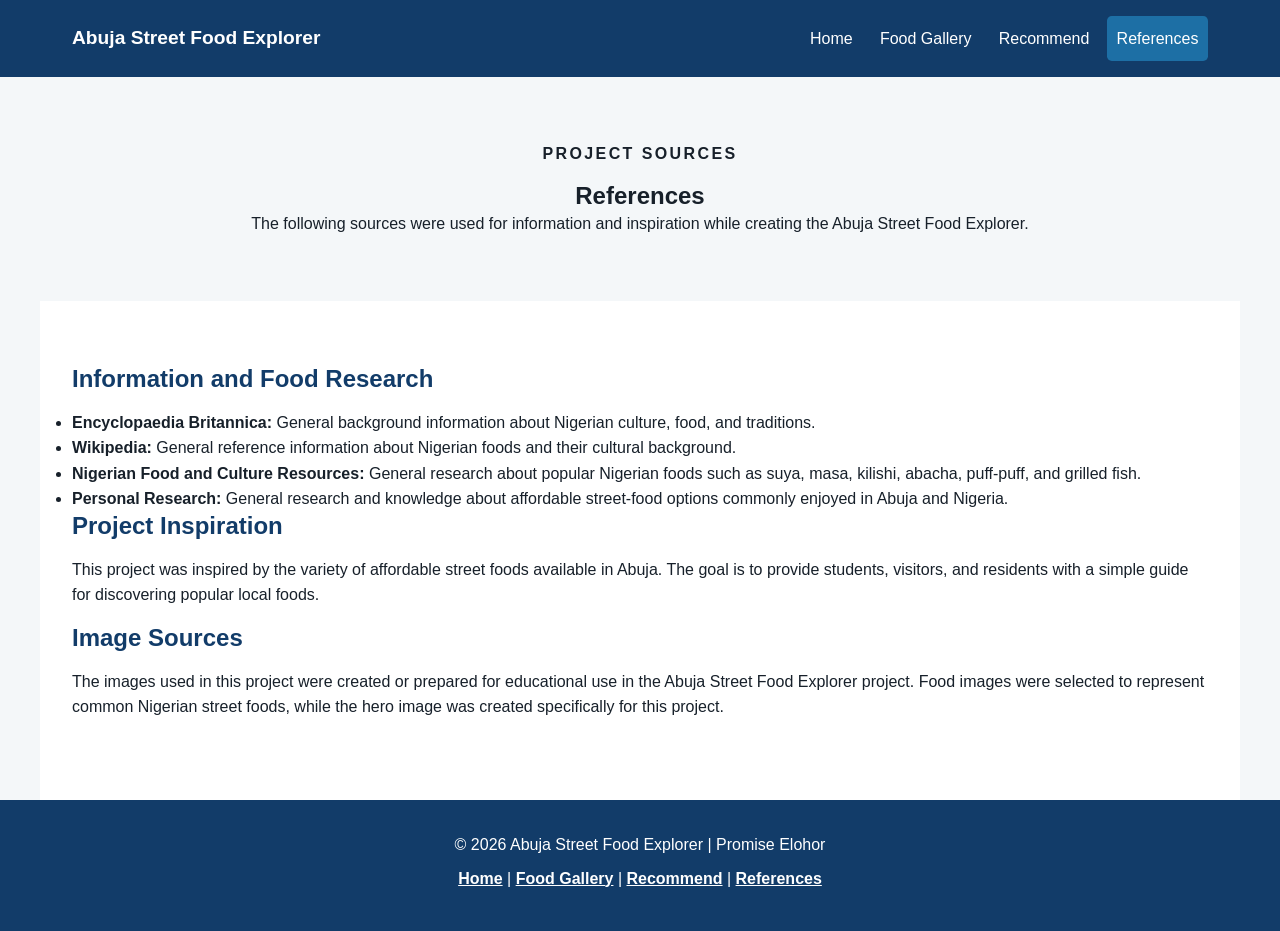
<file: project/references.html>
<!DOCTYPE html>
<html lang="en">
<head>
    <meta charset="UTF-8">
    <meta name="viewport" content="width=device-width, initial-scale=1.0">

    <meta
        name="description"
        content="References and sources used for the Abuja Street Food Explorer project."
    >

    <meta name="author" content="Promise Elohor">

    <title>References | Abuja Street Food Explorer</title>

    <link rel="stylesheet" href="styles/project.css">
    <link rel="stylesheet" href="styles/project-large.css">

    <script src="scripts/project.js" defer></script>
</head>

<body>

    <header>
        <div class="site-header">

            <a class="logo" href="index.html">
                Abuja Street Food Explorer
            </a>

            <button
                class="menu-button"
                id="menu-button"
                type="button"
                aria-label="Open navigation menu"
            >
                ☰
            </button>

            <nav id="main-nav">
                <a href="index.html">Home</a>
                <a href="gallery.html">Food Gallery</a>
                <a href="recommend.html">Recommend</a>
                <a href="references.html" class="active">References</a>
            </nav>

        </div>
    </header>

    <main>

        <section class="welcome">

            <p class="eyebrow">Project Sources</p>

            <h1>References</h1>

            <p>
                The following sources were used for information and
                inspiration while creating the Abuja Street Food Explorer.
            </p>

        </section>

        <section class="explore">

            <h2>Information and Food Research</h2>

            <ul>
                <li>
                    <strong>Encyclopaedia Britannica:</strong>
                    General background information about Nigerian culture,
                    food, and traditions.
                </li>

                <li>
                    <strong>Wikipedia:</strong>
                    General reference information about Nigerian foods
                    and their cultural background.
                </li>

                <li>
                    <strong>Nigerian Food and Culture Resources:</strong>
                    General research about popular Nigerian foods such as
                    suya, masa, kilishi, abacha, puff-puff, and grilled fish.
                </li>

                <li>
                    <strong>Personal Research:</strong>
                    General research and knowledge about affordable
                    street-food options commonly enjoyed in Abuja and Nigeria.
                </li>
            </ul>

            <h2>Project Inspiration</h2>

            <p>
                This project was inspired by the variety of affordable
                street foods available in Abuja. The goal is to provide
                students, visitors, and residents with a simple guide for
                discovering popular local foods.
            </p>

            <h2>Image Sources</h2>

            <p>
                The images used in this project were created or prepared
                for educational use in the Abuja Street Food Explorer
                project. Food images were selected to represent common
                Nigerian street foods, while the hero image was created
                specifically for this project.
            </p>

        </section>

    </main>

    <footer>

        <p>
            &copy; 2026 Abuja Street Food Explorer | Promise Elohor
        </p>

        <p>
            <a href="index.html">Home</a> |
            <a href="gallery.html">Food Gallery</a> |
            <a href="recommend.html">Recommend</a> |
            <a href="references.html">References</a>
        </p>

    </footer>

</body>
</html>
</file>
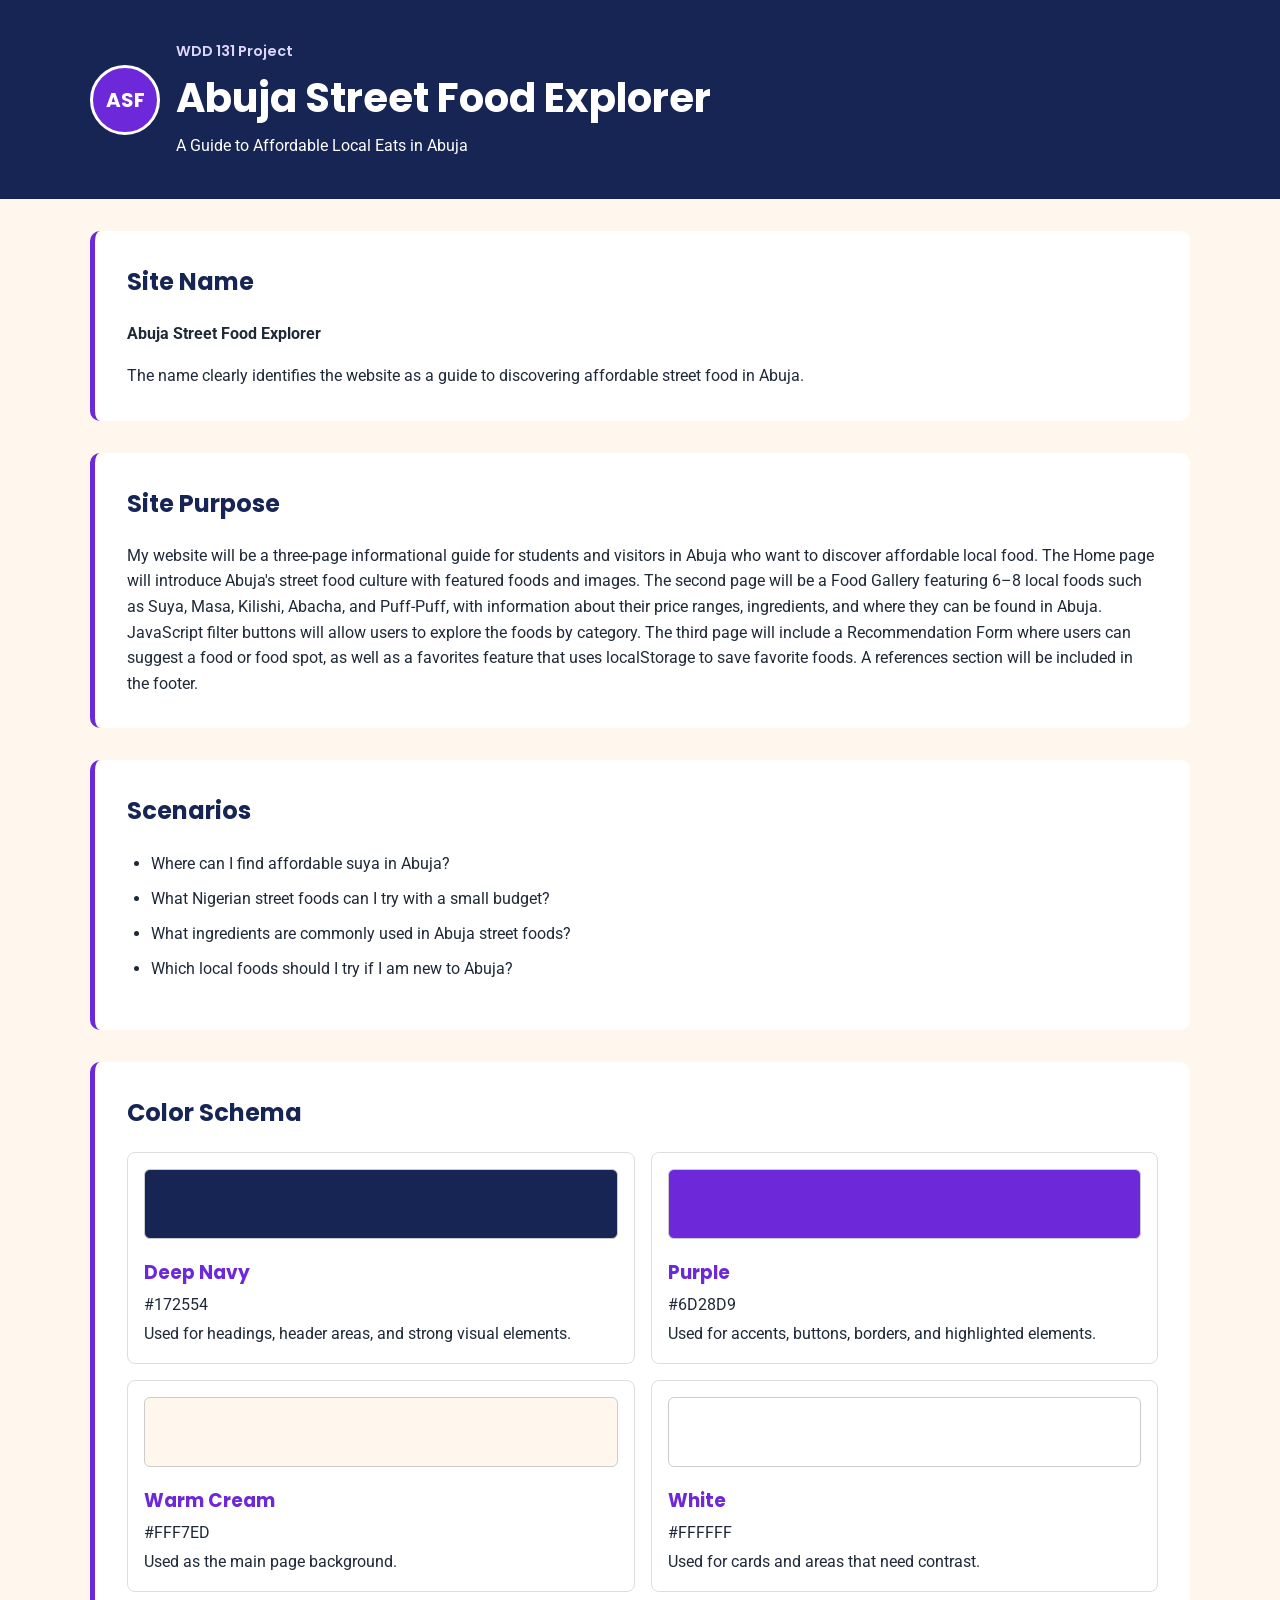
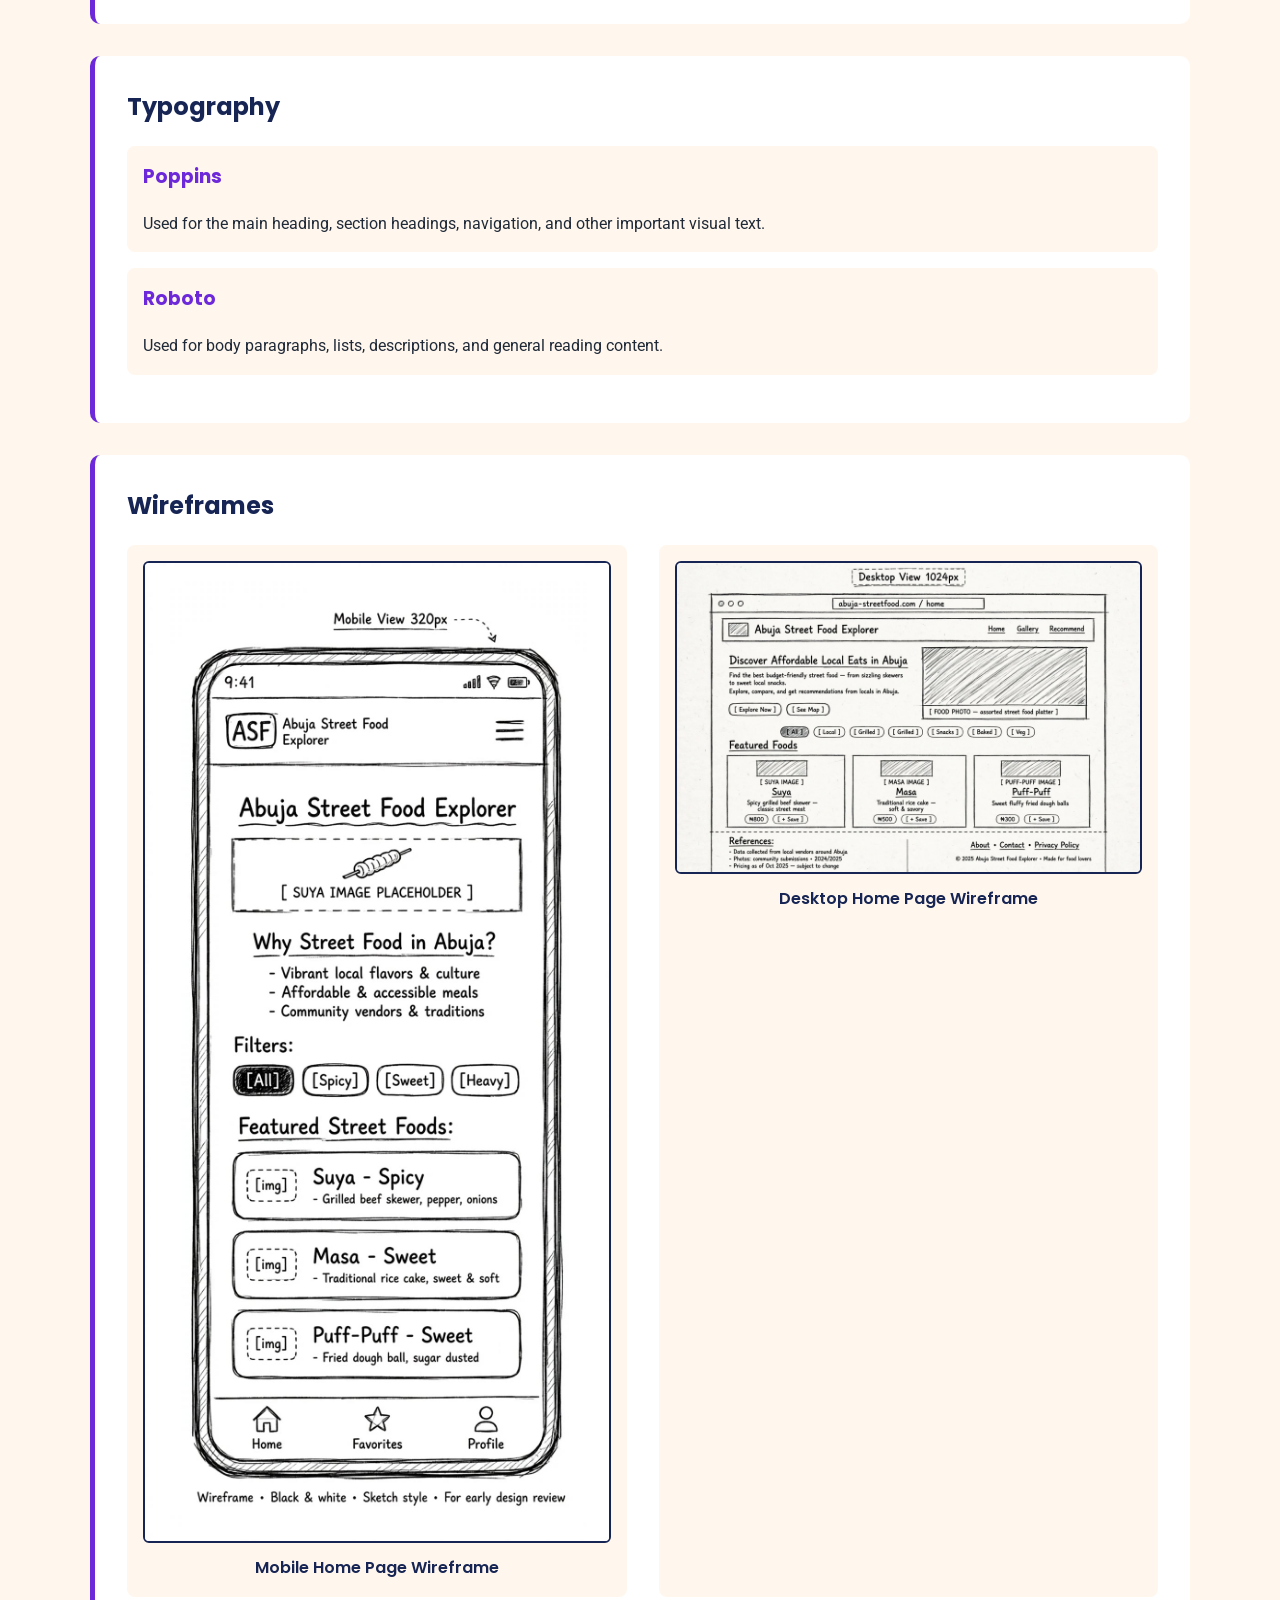
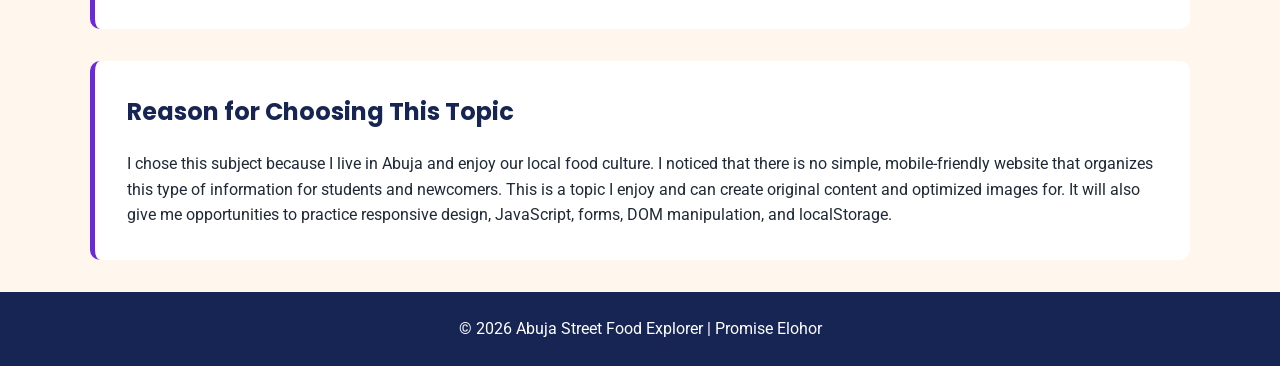
<file: project/siteplan.html>
<!DOCTYPE html>
<html lang="en">
<head>
    <meta charset="UTF-8">
    <meta name="viewport" content="width=device-width, initial-scale=1.0">
    <meta name="author" content="Promise Elohor">
    <meta name="description" content="Website planning document for Abuja Street Food Explorer, an affordable local food guide for Abuja.">
    <title>Abuja Street Food Explorer | Site Plan</title>

    <link rel="preconnect" href="https://fonts.googleapis.com">
    <link rel="preconnect" href="https://fonts.gstatic.com" crossorigin>
    <link href="https://fonts.googleapis.com/css2?family=Poppins:wght@600;700&family=Roboto:wght@400;700&display=swap" rel="stylesheet">

    <link rel="stylesheet" href="siteplan.css">
</head>

<body>
    <header>
        <div class="logo" role="img" aria-label="Abuja Street Food Explorer logo">
            ASF
        </div>

        <div>
            <p class="eyebrow">WDD 131 Project</p>
            <h1>Abuja Street Food Explorer</h1>
            <p class="tagline">A Guide to Affordable Local Eats in Abuja</p>
        </div>
    </header>

    <main>
        <section>
            <h2>Site Name</h2>
            <p><strong>Abuja Street Food Explorer</strong></p>
            <p>
                The name clearly identifies the website as a guide to discovering
                affordable street food in Abuja.
            </p>
        </section>

        <section>
            <h2>Site Purpose</h2>
            <p>
                My website will be a three-page informational guide for students
                and visitors in Abuja who want to discover affordable local food.
                The Home page will introduce Abuja's street food culture with
                featured foods and images. The second page will be a Food Gallery
                featuring 6–8 local foods such as Suya, Masa, Kilishi, Abacha,
                and Puff-Puff, with information about their price ranges,
                ingredients, and where they can be found in Abuja. JavaScript
                filter buttons will allow users to explore the foods by category.
                The third page will include a Recommendation Form where users
                can suggest a food or food spot, as well as a favorites feature
                that uses localStorage to save favorite foods. A references
                section will be included in the footer.
            </p>
        </section>

        <section>
            <h2>Scenarios</h2>
            <ul>
                <li>Where can I find affordable suya in Abuja?</li>
                <li>What Nigerian street foods can I try with a small budget?</li>
                <li>What ingredients are commonly used in Abuja street foods?</li>
                <li>Which local foods should I try if I am new to Abuja?</li>
            </ul>
        </section>

        <section>
            <h2>Color Schema</h2>

            <div class="color-grid">
                <div class="color-card">
                    <div class="swatch navy"></div>
                    <h3>Deep Navy</h3>
                    <p>#172554</p>
                    <p>Used for headings, header areas, and strong visual elements.</p>
                </div>

                <div class="color-card">
                    <div class="swatch purple"></div>
                    <h3>Purple</h3>
                    <p>#6D28D9</p>
                    <p>Used for accents, buttons, borders, and highlighted elements.</p>
                </div>

                <div class="color-card">
                    <div class="swatch cream"></div>
                    <h3>Warm Cream</h3>
                    <p>#FFF7ED</p>
                    <p>Used as the main page background.</p>
                </div>

                <div class="color-card">
                    <div class="swatch white"></div>
                    <h3>White</h3>
                    <p>#FFFFFF</p>
                    <p>Used for cards and areas that need contrast.</p>
                </div>
            </div>
        </section>

        <section>
            <h2>Typography</h2>

            <div class="type-example">
                <h3>Poppins</h3>
                <p>
                    Used for the main heading, section headings, navigation,
                    and other important visual text.
                </p>
            </div>

            <div class="type-example">
                <h3>Roboto</h3>
                <p>
                    Used for body paragraphs, lists, descriptions, and general
                    reading content.
                </p>
            </div>
        </section>

        <section>
            <h2>Wireframes</h2>

            <div class="wireframe-grid">
                <figure>
                    <img
                        src="images/mobile-wireframe.png"
                        alt="Mobile wireframe showing the planned layout of the Abuja Street Food Explorer home page"
                    >
                    <figcaption>Mobile Home Page Wireframe</figcaption>
                </figure>

                <figure>
                    <img
                        src="images/desktop-wireframe.png"
                        alt="Desktop wireframe showing the planned layout of the Abuja Street Food Explorer home page"
                    >
                    <figcaption>Desktop Home Page Wireframe</figcaption>
                </figure>
            </div>
        </section>

        <section>
            <h2>Reason for Choosing This Topic</h2>
            <p>
                I chose this subject because I live in Abuja and enjoy our local
                food culture. I noticed that there is no simple, mobile-friendly
                website that organizes this type of information for students
                and newcomers. This is a topic I enjoy and can create original
                content and optimized images for. It will also give me
                opportunities to practice responsive design, JavaScript,
                forms, DOM manipulation, and localStorage.
            </p>
        </section>
    </main>

    <footer>
        <p>&copy; 2026 Abuja Street Food Explorer | Promise Elohor</p>
    </footer>
</body>
</html>
</file>
<file: styles/base.css>
/* WDD131 Base - Perfect Score Optimized
   - AA contrast fix: footer uses #FFFFFF on #1F4E79 (was yellow)
   - No layout shift on hover, focus-visible, responsive
*/
* { box-sizing: border-box; margin: 0; padding: 0; }

body {
    font-family: 'Roboto', Helvetica, sans-serif;
    line-height: 1.6;
    color: #222;
    background-color: #fff;
}

/* HEADER */
header {
    background-color: #1F4E79;
}

#course-title {
    display: block;
    text-align: center;
    padding: 1.25rem 1rem;
    font-family: 'Montserrat', sans-serif;
    font-weight: 700;
    font-size: 1.5rem;
    color: #fff;
    letter-spacing: 0.3px;
}

/* NAV - Flex, evenly spaced */
nav {
    display: flex;
    justify-content: space-around;
    align-items: center;
    background-color: #333333;
    flex-wrap: wrap;
}

nav a {
    display: block;
    color: #fff;
    text-decoration: none;
    padding: 0.85rem 1rem;
    font-weight: 400;
    font-size: 1rem;
    transition: background-color 0.2s ease, color 0.2s ease;
    /* prevents layout shift */
    border-bottom: 3px solid transparent;
}

nav a:hover,
nav a:focus-visible {
    background-color: #555555;
    color: #fff;
    border-bottom-color: #ffffff;
    outline: none;
}

nav a:focus-visible {
    outline: 2px solid #fff;
    outline-offset: -2px;
}

/* MAIN - centered, limited width */
main {
    max-width: 1100px;
    margin: 0 auto;
    padding: 1.5rem 1rem;
    display: grid;
    grid-template-columns: 2fr 1fr;
    gap: 1.5rem;
}

main h1 {
    grid-column: 1 / -1;
    font-family: 'Montserrat', sans-serif;
    font-size: 1.7rem;
    text-align: center;
    padding: 0.5rem 0 0.2rem;
    color: #1F4E79;
}

/* CARDS */
.card {
    border: 1px solid #ccc;
    border-radius: 8px;
    overflow: hidden;
    background: #fff;
    display: flex;
    flex-direction: column;
}

.card h2 {
    background-color: #1F4E79;
    color: #fff;
    text-align: center;
    padding: 0.65rem;
    font-family: 'Montserrat', sans-serif;
    font-size: 1.1rem;
    font-weight: 600;
}

.card-content {
    padding: 1rem 1.25rem 1.25rem;
}

.about-grid {
    display: flex;
    gap: 1rem;
    align-items: flex-start;
    margin-bottom: 1.25rem;
}

.about-text p {
    margin-bottom: 0;
    text-align: left;
}

.about-grid img {
    border-radius: 4px;
    border: 1px solid #ddd;
    flex-shrink: 0;
    object-fit: cover;
    width: 150px;
    height: 150px;
}

.card h3 {
    text-align: center;
    font-family: 'Montserrat', sans-serif;
    color: #1F4E79;
    border-bottom: 1px solid #ddd;
    width: 70%;
    margin: 0 auto 1rem;
    padding-bottom: 0.25rem;
    font-size: 1.15rem;
}

.location-grid {
    display: grid;
    grid-template-columns: 200px 1fr;
    gap: 1rem;
    align-items: start;
}

.location-grid figure {
    margin: 0;
}

.location-grid img {
    width: 100%;
    height: auto;
    border: 1px solid #ddd;
    display: block;
}

.location-grid figcaption {
    font-size: 0.82rem;
    font-style: italic;
    text-align: center;
    margin-top: 0.35rem;
    color: #444;
}

.resources ul {
    list-style: disc;
    padding-left: 1.5rem;
}

.resources li {
    margin-bottom: 0.5rem;
}

.resources a {
    color: #1F4E79;
    text-decoration: underline;
    text-underline-offset: 2px;
}

.resources a:hover,
.resources a:focus-visible {
    color: #0f2f4d;
    background-color: #eef3f8;
    outline: none;
}

/* FOOTER - AA Contrast Safe */
footer {
    background-color: #1F4E79;
    color: #FFFFFF;
    text-align: center;
    padding: 1rem;
    margin-top: 1rem;
}

footer p {
    color: #FFFFFF;
    font-size: 0.95rem;
    line-height: 1.5;
}

footer #lastModified {
    color: #FFFFFF;
    font-size: 0.88rem;
    margin-top: 0.25rem;
    opacity: 0.95;
}

/* RESPONSIVE */
@media (max-width: 800px) {
    main {
        grid-template-columns: 1fr;
    }
    .about-grid {
        flex-direction: column-reverse;
        align-items: center;
    }
    .location-grid {
        grid-template-columns: 1fr;
    }
    .location-grid figure {
        max-width: 250px;
        margin: 0 auto;
    }
}
</file>
<file: project/styles/project.css>
/* ================================
   GENERAL STYLES
   Abuja Street Food Explorer
   ================================ */

:root {
    --primary-color: #123c69;
    --secondary-color: #1d6fa5;
    --accent-color: #f4a261;
    --light-color: #f4f7f9;
    --white-color: #ffffff;
    --dark-color: #17202a;
    --border-color: #d7e0e7;
    --shadow: 0 4px 12px rgba(0, 0, 0, 0.12);
}

* {
    box-sizing: border-box;
    margin: 0;
    padding: 0;
}

body {
    font-family: Arial, Helvetica, sans-serif;
    line-height: 1.6;
    color: var(--dark-color);
    background-color: var(--light-color);
}

img {
    display: block;
    max-width: 100%;
    height: auto;
}

a {
    color: inherit;
}

h1,
h2,
h3 {
    line-height: 1.2;
}

h2 {
    color: var(--primary-color);
    margin-bottom: 1rem;
}

p {
    margin-bottom: 1rem;
}

/* HEADER */
header {
    background-color: var(--primary-color);
    color: var(--white-color);
}

.site-header {
    max-width: 1200px;
    margin: 0 auto;
    padding: 1rem;
    display: flex;
    align-items: center;
    justify-content: space-between;
    gap: 1rem;
}

.logo {
    color: var(--white-color);
    text-decoration: none;
    font-size: 1.2rem;
    font-weight: bold;
}

.menu-button {
    border: none;
    background: transparent;
    color: var(--white-color);
    font-size: 1.8rem;
    cursor: pointer;
}

nav {
    display: none;
    flex-direction: column;
    gap: 0.5rem;
    width: 100%;
}

nav.open {
    display: flex;
}

nav a {
    color: var(--white-color);
    text-decoration: none;
    padding: 0.6rem;
    border-radius: 0.3rem;
}

nav a:hover,
nav a:focus,
nav a.active {
    background-color: var(--secondary-color);
}

/* HERO */
.hero {
    min-height: 70vh;
    display: flex;
    align-items: center;
    padding: 3rem 1rem;
    background:
        linear-gradient(rgba(18, 60, 105, 0.78), rgba(18, 60, 105, 0.78)),
        url("../images/abuja-food-hero.webp") center / cover no-repeat;
    color: var(--white-color);
}

.hero-content {
    max-width: 700px;
    margin: 0 auto;
    text-align: center;
}

.eyebrow {
    font-weight: bold;
    text-transform: uppercase;
    letter-spacing: 0.15rem;
}

.hero h1 {
    font-size: 2.3rem;
    margin-bottom: 1rem;
}

.hero p {
    font-size: 1.05rem;
}

/* BUTTONS */
.button {
    display: inline-block;
    margin-top: 1rem;
    padding: 0.8rem 1.2rem;
    border-radius: 0.4rem;
    background-color: var(--accent-color);
    color: #17202a;
    font-weight: bold;
    text-decoration: none;
    border: 2px solid var(--accent-color);
}

.button:hover,
.button:focus {
    background-color: var(--white-color);
    border-color: var(--white-color);
}

.secondary-button {
    background-color: var(--primary-color);
    border-color: var(--primary-color);
    color: var(--white-color);
}

/* CONTENT SECTIONS */
.welcome,
.featured,
.explore {
    max-width: 1200px;
    margin: 0 auto;
    padding: 3rem 1rem;
}

.welcome {
    text-align: center;
    max-width: 900px;
}

.welcome p:last-child {
    margin-bottom: 0;
}

/* FOOD CARDS */
.food-preview {
    display: grid;
    grid-template-columns: 1fr;
    gap: 1.5rem;
}

.food-card {
    background-color: var(--white-color);
    border: 1px solid var(--border-color);
    border-radius: 0.6rem;
    overflow: hidden;
    box-shadow: var(--shadow);
}

.food-card img {
    width: 100%;
    height: 220px;
    object-fit: cover;
}

.card-content {
    padding: 1.2rem;
}

.card-content h3 {
    color: var(--primary-color);
    margin-bottom: 0.6rem;
}

.card-content p {
    margin-bottom: 0;
}

/* FILTER BUTTONS */
.filter-buttons {
    display: flex;
    flex-wrap: wrap;
    justify-content: center;
    gap: 0.7rem;
    margin-bottom: 2rem;
}

.filter-buttons button {
    padding: 0.7rem 1rem;
    border: 2px solid var(--primary-color);
    border-radius: 0.4rem;
    background-color: var(--white-color);
    color: var(--primary-color);
    font-weight: bold;
    cursor: pointer;
}

.filter-buttons button:hover,
.filter-buttons button:focus {
    background-color: var(--primary-color);
    color: var(--white-color);
}

/* EXPLORE SECTION */
.explore {
    background-color: var(--white-color);
}

.feature-grid {
    display: grid;
    grid-template-columns: 1fr;
    gap: 1rem;
}

.feature-grid article {
    padding: 1.5rem;
    border: 1px solid var(--border-color);
    border-radius: 0.6rem;
    background-color: var(--light-color);
}

.feature-grid h3 {
    color: var(--primary-color);
    margin-bottom: 0.6rem;
}

/* FOOTER */
footer {
    background-color: var(--primary-color);
    color: var(--white-color);
    text-align: center;
    padding: 2rem 1rem;
}

footer p {
    margin-bottom: 0.5rem;
}

footer a {
    color: var(--white-color);
    font-weight: bold;
}

footer a:hover,
footer a:focus {
    color: var(--accent-color);
}

/* RECOMMENDATION FORM */
#food-form {
    max-width: 700px;
    margin: 0 auto;
    padding: 1.5rem;
    background-color: var(--white-color);
    border: 1px solid var(--border-color);
    border-radius: 0.6rem;
    box-shadow: var(--shadow);
}

.form-group {
    margin-bottom: 1.2rem;
}

.form-group label {
    display: block;
    margin-bottom: 0.4rem;
    color: var(--primary-color);
    font-weight: bold;
}

.form-group input,
.form-group select,
.form-group textarea {
    width: 100%;
    padding: 0.8rem;
    border: 1px solid var(--border-color);
    border-radius: 0.4rem;
    font: inherit;
    background-color: var(--light-color);
}

.form-group input:focus,
.form-group select:focus,
.form-group textarea:focus {
    outline: 3px solid rgba(29, 111, 165, 0.25);
    border-color: var(--secondary-color);
}

#food-form .button {
    cursor: pointer;
}

#form-message {
    max-width: 700px;
    margin: 1.5rem auto 0;
    padding: 1rem;
    border-radius: 0.4rem;
    font-weight: bold;
}

#favorites-list {
    max-width: 900px;
    margin: 0 auto;
}

.favorite-item {
    margin-bottom: 1rem;
    padding: 1.2rem;
    background-color: var(--white-color);
    border: 1px solid var(--border-color);
    border-radius: 0.6rem;
    box-shadow: var(--shadow);
}

.favorite-item h3 {
    color: var(--primary-color);
    margin-bottom: 0.5rem;
}

.favorite-item p {
    margin-bottom: 0.5rem;
}

/* FAVORITE BUTTONS */
.favorite-button {
    margin: 0 1.2rem 1.2rem;
    padding: 0.7rem 1rem;
    border: 2px solid var(--primary-color);
    border-radius: 0.4rem;
    background-color: var(--white-color);
    color: var(--primary-color);
    font-weight: bold;
    cursor: pointer;
}

.favorite-button:hover,
.favorite-button:focus {
    background-color: var(--primary-color);
    color: var(--white-color);
}
</file>
<file: project/styles/project-large.css>
/* ================================
   LARGE SCREEN STYLES
   Abuja Street Food Explorer
   ================================ */

@media screen and (min-width: 768px) {

    /* HEADER */

    .site-header {
        padding: 1rem 2rem;
    }

    .menu-button {
        display: none;
    }

    nav {
        display: flex;
        flex-direction: row;
        width: auto;
        gap: 0.5rem;
    }

    /* HERO */

    .hero {
        min-height: 75vh;
        padding: 5rem 2rem;
    }

    .hero h1 {
        font-size: 3.5rem;
    }

    .hero p {
        font-size: 1.15rem;
    }

    /* CONTENT */

    .welcome,
    .featured,
    .explore {
        padding: 4rem 2rem;
    }

    /* FOOD CARDS */

    .food-preview {
        grid-template-columns: repeat(3, 1fr);
    }

    /* FEATURE GRID */

    .feature-grid {
        grid-template-columns: repeat(3, 1fr);
    }

    .food-card img {
        height: 240px;
    }
}
</file>
<file: week01/styles/base.css>
/* WDD131 Base - Perfect Score Optimized
   - AA contrast fix: footer uses #FFFFFF on #1F4E79 (was yellow)
   - No layout shift on hover, focus-visible, responsive
*/
* { box-sizing: border-box; margin: 0; padding: 0; }

body {
    font-family: 'Roboto', Helvetica, sans-serif;
    line-height: 1.6;
    color: #222;
    background-color: #fff;
}

/* HEADER */
header {
    background-color: #1F4E79;
}

#course-title {
    display: block;
    text-align: center;
    padding: 1.25rem 1rem;
    font-family: 'Montserrat', sans-serif;
    font-weight: 700;
    font-size: 1.5rem;
    color: #fff;
    letter-spacing: 0.3px;
}

/* NAV - Flex, evenly spaced */
nav {
    display: flex;
    justify-content: space-around;
    align-items: center;
    background-color: #333333;
    flex-wrap: wrap;
}

nav a {
    display: block;
    color: #fff;
    text-decoration: none;
    padding: 0.85rem 1rem;
    font-weight: 400;
    font-size: 1rem;
    transition: background-color 0.2s ease, color 0.2s ease;
    /* prevents layout shift */
    border-bottom: 3px solid transparent;
}

nav a:hover,
nav a:focus-visible {
    background-color: #555555;
    color: #fff;
    border-bottom-color: #ffffff;
    outline: none;
}

nav a:focus-visible {
    outline: 2px solid #fff;
    outline-offset: -2px;
}

/* MAIN - centered, limited width */
main {
    max-width: 1100px;
    margin: 0 auto;
    padding: 1.5rem 1rem;
    display: grid;
    grid-template-columns: 2fr 1fr;
    gap: 1.5rem;
}

main h1 {
    grid-column: 1 / -1;
    font-family: 'Montserrat', sans-serif;
    font-size: 1.7rem;
    text-align: center;
    padding: 0.5rem 0 0.2rem;
    color: #1F4E79;
}

/* CARDS */
.card {
    border: 1px solid #ccc;
    border-radius: 8px;
    overflow: hidden;
    background: #fff;
    display: flex;
    flex-direction: column;
}

.card h2 {
    background-color: #1F4E79;
    color: #fff;
    text-align: center;
    padding: 0.65rem;
    font-family: 'Montserrat', sans-serif;
    font-size: 1.1rem;
    font-weight: 600;
}

.card-content {
    padding: 1rem 1.25rem 1.25rem;
}

.about-grid {
    display: flex;
    gap: 1rem;
    align-items: flex-start;
    margin-bottom: 1.25rem;
}

.about-text p {
    margin-bottom: 0;
    text-align: left;
}

.about-grid img {
    border-radius: 4px;
    border: 1px solid #ddd;
    flex-shrink: 0;
    object-fit: cover;
    width: 150px;
    height: 150px;
}

.card h3 {
    text-align: center;
    font-family: 'Montserrat', sans-serif;
    color: #1F4E79;
    border-bottom: 1px solid #ddd;
    width: 70%;
    margin: 0 auto 1rem;
    padding-bottom: 0.25rem;
    font-size: 1.15rem;
}

.location-grid {
    display: grid;
    grid-template-columns: 200px 1fr;
    gap: 1rem;
    align-items: start;
}

.location-grid figure {
    margin: 0;
}

.location-grid img {
    width: 100%;
    height: auto;
    border: 1px solid #ddd;
    display: block;
}

.location-grid figcaption {
    font-size: 0.82rem;
    font-style: italic;
    text-align: center;
    margin-top: 0.35rem;
    color: #444;
}

.resources ul {
    list-style: disc;
    padding-left: 1.5rem;
}

.resources li {
    margin-bottom: 0.5rem;
}

.resources a {
    color: #1F4E79;
    text-decoration: underline;
    text-underline-offset: 2px;
}

.resources a:hover,
.resources a:focus-visible {
    color: #0f2f4d;
    background-color: #eef3f8;
    outline: none;
}

/* FOOTER - AA Contrast Safe */
footer {
    background-color: #1F4E79;
    color: #FFFFFF;
    text-align: center;
    padding: 1rem;
    margin-top: 1rem;
}

footer p {
    color: #FFFFFF;
    font-size: 0.95rem;
    line-height: 1.5;
}

footer #lastModified {
    color: #FFFFFF;
    font-size: 0.88rem;
    margin-top: 0.25rem;
    opacity: 0.95;
}

/* RESPONSIVE */
@media (max-width: 800px) {
    main {
        grid-template-columns: 1fr;
    }
    .about-grid {
        flex-direction: column-reverse;
        align-items: center;
    }
    .location-grid {
        grid-template-columns: 1fr;
    }
    .location-grid figure {
        max-width: 250px;
        margin: 0 auto;
    }
}
</file>
<file: styles/form.css>
* {
    box-sizing: border-box;
}

body {
    margin: 0;
    font-family: Arial, sans-serif;
    background-color: white;
    color: #111;
}

/* HEADER */

header {
    background-color: #3c0d68;
    color: white;
    text-align: center;
    padding: 2rem 1rem;
}

header h1 {
    margin: 0;
    font-size: 2.5rem;
}

/* MAIN FORM */

main {
    max-width: 850px;
    margin: 2rem auto;
    padding: 1.5rem;
    background-color: #eee8ef;
    border: 1px solid #b7adb9;
    border-radius: 8px;
}

form {
    display: grid;
    gap: 1.2rem;
}

/* LABELS */

label,
legend {
    font-weight: bold;
    font-size: 1.2rem;
}

/* REQUIRED FIELD INDICATOR */

.required {
    color: #b00020;
    font-weight: bold;
}

/* SELECT AND INPUTS */

select,
input[type="date"],
input[type="text"],
textarea {
    width: 100%;
    padding: 1rem;
    border: 1px solid #aaa;
    background-color: white;
    font-size: 1rem;
}

select,
input[type="date"],
input[type="text"] {
    min-height: 3.2rem;
}

textarea {
    resize: vertical;
}

/* FIELDSETS */

fieldset {
    border: none;
    padding: 0;
    margin: 0;
}

legend {
    padding: 0;
    margin-bottom: 1rem;
}

legend em {
    display: block;
    font-weight: normal;
    font-size: 1rem;
}

/* RATING */

.rating {
    display: flex;
    justify-content: space-between;
    gap: 0.5rem;
}

.rating label {
    display: flex;
    flex-direction: column;
    align-items: center;
    gap: 0.5rem;
    cursor: pointer;
}

.rating span {
    font-size: 1.8rem;
    font-weight: normal;
}

.rating input {
    width: 1.5rem;
    height: 1.5rem;
}

/* CHECKBOXES */

.checkbox-label {
    display: flex;
    align-items: center;
    gap: 0.8rem;
    margin-bottom: 0.8rem;
    font-weight: normal;
}

.checkbox-label input {
    width: 1.5rem;
    height: 1.5rem;
}

/* OPTIONAL TEXT */

.optional {
    color: #000066;
    font-weight: normal;
}

/* SUBMIT BUTTON */

input[type="submit"] {
    width: 100%;
    padding: 1rem;
    border: 1px solid #777;
    border-radius: 4px;
    background-color: white;
    color: #111;
    font-size: 1.5rem;
    font-weight: bold;
    cursor: pointer;
}

input[type="submit"]:hover {
    background-color: #3c0d68;
    color: white;
}

/* FOOTER */

footer {
    background-color: #3c0d68;
    color: white;
    text-align: center;
    padding: 2rem 1rem;
    margin-top: 2rem;
}

footer p {
    margin: 0.5rem;
}

/* REVIEW CONFIRMATION PAGE */

.confirmation {
    text-align: center;
    min-height: 350px;
    display: flex;
    align-items: center;
    justify-content: center;
}

.confirmation h2 {
    font-size: 2rem;
}

.button {
    display: inline-block;
    margin-top: 1rem;
    padding: 1rem 1.5rem;
    background-color: #3c0d68;
    color: white;
    text-decoration: none;
    border-radius: 5px;
    font-weight: bold;
}

.button:hover {
    background-color: #260840;
}

/* DESKTOP */

@media screen and (min-width: 768px) {

    header h1 {
        font-size: 3rem;
    }

    main {
        padding: 2rem;
    }

    form {
        gap: 1.5rem;
    }

    label,
    legend {
        font-size: 1.4rem;
    }

    .rating {
        justify-content: space-around;
    }

    .rating span {
        font-size: 2rem;
    }

    footer {
        font-size: 1.1rem;
    }
}
</file>
<file: styles/place.css>
:root {
    --primary: #006400;
    --primary-dark: #004000;
    --accent: #008751;
    --text-dark: #1a1a1a;
    --bg-card: #ffffff;
    --white: #ffffff;
}

* {
    margin: 0;
    padding: 0;
    box-sizing: border-box;
}

body {
    font-family: 'Roboto', Arial, sans-serif;
    line-height: 1.6;
    color: var(--text-dark);
    background: #f5f5f5;
}

header {
    background-color: var(--primary);
    color: var(--white);
    text-align: center;
    padding: 1.2rem;
}

header h1 {
    font-size: 2rem;
    font-weight: 700;
}

.hero-container {
    position: relative;
    max-width: 1200px;
    margin: 0 auto;
}

.hero-image {
    width: 100%;
    height: auto;
    display: block;
    object-fit: cover;
}

/* Cards - Mobile first: stacked */
.data-card, .weather-card {
    background-color: rgba(255, 255, 255, 0.95);
    padding: 1rem;
    margin: 1rem;
    border: 1px solid #ddd;
}

.data-card h2, .weather-card h2 {
    background-color: var(--primary);
    color: var(--white);
    text-align: center;
    padding: 0.6rem;
    margin: -1rem -1rem 1rem -1rem;
    font-size: 1.3rem;
}

.data-card ul, .weather-card ul {
    list-style: none;
}

.data-card li, .weather-card li {
    padding: 0.35rem 0;
    text-align: center;
    font-size: 0.95rem;
}

.label {
    font-weight: 700;
}

/* Weather icon - SVG for mobile */
.weather-icon {
    display: block;
    margin: 0 auto 0.5rem auto;
    width: 60px;
    height: 60px;
}

footer {
    background-color: var(--primary);
    color: var(--white);
    text-align: center;
    padding: 1rem;
    font-size: 0.9rem;
}

footer p {
    margin: 0.2rem 0;
}

/* Wider view - Desktop */
@media (min-width: 700px) {
    .hero-container {
        position: relative;
    }

    .hero-image {
        height: 600px;
    }

    .data-card {
        position: absolute;
        top: 30px;
        left: 30px;
        width: 260px;
        margin: 0;
        box-shadow: 0 2px 8px rgba(0,0,0,0.2);
    }

    .weather-card {
        position: absolute;
        bottom: 30px;
        right: 30px;
        width: 220px;
        margin: 0;
        box-shadow: 0 2px 8px rgba(0,0,0,0.2);
    }

    /* SVG hidden on wide view */
    .weather-icon {
        display: none;
    }

    /* Emoticon via pseudo-element - wider view only */
    .weather-heading::after {
        content: " ⛅";
    }

    /* Footer emoticon pseudo-element - wider view only */
    .name::before {
        content: "🌸 ";
    }
    .name::after {
        content: " 🌸";
    }
}
</file>
<file: styles/temples.css>
/* temples.css - Mobile First - W02 Assignment */
* {
    margin: 0;
    padding: 0;
    box-sizing: border-box;
}

body {
    font-family: 'Roboto', Arial, sans-serif;
    line-height: 1.6;
    background-color: #ffffff;
    color: #222;
}

/* HEADER */
header {
    background-color: #3c0d68;
    color: #ffffff;
    padding: 1rem;
    display: flex;
    justify-content: space-between;
    align-items: center;
    flex-wrap: wrap;
    position: relative;
}

.logo {
    font-size: 1.5rem;
    font-weight: 700;
    letter-spacing: 0.5px;
}

#menu {
    font-size: 2rem;
    background: none;
    border: none;
    color: #ffffff;
    cursor: pointer;
    display: block;
    padding: 0.2rem 0.5rem;
}

#menu:focus {
    outline: 2px solid #fff;
    outline-offset: 2px;
}

/* NAV - Flex required - mobile hidden */
nav {
    width: 100%;
    display: none;
    background-color: #3c0d68;
}

nav.open {
    display: block;
}

nav ul {
    list-style: none;
    display: flex;
    flex-direction: column;
}

nav ul li {
    width: 100%;
}

nav ul li a {
    display: block;
    padding: 0.8rem 1rem;
    text-decoration: none;
    color: #ffffff;
    text-align: center;
    font-weight: 400;
    transition: background-color 0.3s, color 0.3s;
}

nav ul li a:hover {
    background-color: #ffffff;
    color: #3c0d68;
    font-weight: 700;
}

nav ul li a.active {
    background-color: #2a094a;
    border-left: 4px solid #ffffff;
}

/* MAIN */
main {
    max-width: 800px;
    margin: 0 auto;
    padding: 1rem;
}

main > h1 {
    text-align: center;
    margin: 1rem 0 1.5rem;
    color: #1a1a1a;
    font-size: 2rem;
}

.album {
    display: grid;
    grid-template-columns: 1fr;
    gap: 1.5rem;
}

figure {
    background-color: #f9f9f9;
    border-radius: 6px;
    overflow: hidden;
    box-shadow: 0 2px 6px rgba(0,0,0,0.1);
    transition: transform 0.2s;
}

figure:hover {
    transform: scale(1.02);
}

figure img {
    width: 100%;
    height: auto;
    aspect-ratio: 4 / 2.6;
    object-fit: cover;
    display: block;
}

figcaption {
    text-align: center;
    padding: 0.6rem;
    color: #3c0d68;
    font-size: 0.95rem;
    font-weight: 400;
}

/* FOOTER */
footer {
    background-color: #3c0d68;
    color: #ffffff;
    text-align: center;
    padding: 1rem;
    margin-top: 2rem;
    font-size: 0.95rem;
}

footer p {
    line-height: 1.4;
}

footer #lastModified {
    font-size: 0.8rem;
    color: #e0d0ff;
    margin-top: 0.3rem;
}
</file>
<file: styles/temples-large.css>
/* temples-large.css - Larger Views - W02 Assignment */
@media screen and (min-width: 768px) {
    header {
        flex-wrap: nowrap;
    }

    #menu {
        display: none;
    }

    nav {
        display: block !important;
        width: auto;
        background-color: transparent;
    }

    nav ul {
        flex-direction: row;
        justify-content: flex-end;
        gap: 0.5rem;
    }

    nav ul li {
        width: auto;
    }

    nav ul li a {
        padding: 0.5rem 1rem;
        border-radius: 4px;
    }

    nav ul li a.active {
        border-left: none;
        background-color: #ffffff;
        color: #3c0d68;
        font-weight: 700;
    }

    .album {
        grid-template-columns: repeat(2, 1fr);
    }
}

@media screen and (min-width: 1024px) {
    .album {
        grid-template-columns: repeat(3, 1fr);
    }

    main {
        max-width: 1000px;
    }
}
</file>
<file: project/siteplan.css>
:root {
    --navy: #172554;
    --purple: #6D28D9;
    --cream: #FFF7ED;
    --white: #FFFFFF;
    --text: #1f2937;
}

* {
    box-sizing: border-box;
}

body {
    margin: 0;
    background-color: var(--cream);
    color: var(--text);
    font-family: "Roboto", sans-serif;
    line-height: 1.6;
}

header {
    display: flex;
    align-items: center;
    gap: 1rem;
    padding: 2rem 1rem;
    background-color: var(--navy);
    color: var(--white);
}

.logo {
    display: flex;
    align-items: center;
    justify-content: center;
    width: 70px;
    height: 70px;
    border: 3px solid var(--white);
    border-radius: 50%;
    background-color: var(--purple);
    font-family: "Poppins", sans-serif;
    font-size: 1.25rem;
    font-weight: 700;
    flex-shrink: 0;
}

.eyebrow {
    margin: 0;
    color: #ddd6fe;
    font-family: "Poppins", sans-serif;
    font-size: 0.9rem;
    font-weight: 600;
}

h1,
h2,
h3 {
    font-family: "Poppins", sans-serif;
}

h1 {
    margin: 0.2rem 0;
    font-size: 2rem;
}

h2 {
    margin-top: 0;
    color: var(--navy);
}

h3 {
    color: var(--purple);
}

.tagline {
    margin: 0;
    font-size: 1rem;
}

main {
    width: min(1100px, 92%);
    margin: 2rem auto;
}

section {
    margin-bottom: 2rem;
    padding: 1.5rem;
    background-color: var(--white);
    border-left: 5px solid var(--purple);
    border-radius: 10px;
}

section p:last-child {
    margin-bottom: 0;
}

ul {
    padding-left: 1.5rem;
}

li {
    margin-bottom: 0.6rem;
}

.color-grid {
    display: grid;
    grid-template-columns: 1fr;
    gap: 1rem;
}

.color-card {
    padding: 1rem;
    border: 1px solid #ddd;
    border-radius: 8px;
    background-color: var(--white);
}

.color-card h3 {
    margin-bottom: 0.25rem;
}

.color-card p {
    margin: 0.25rem 0;
}

.swatch {
    width: 100%;
    height: 70px;
    margin-bottom: 1rem;
    border-radius: 6px;
    border: 1px solid #ccc;
}

.navy {
    background-color: var(--navy);
}

.purple {
    background-color: var(--purple);
}

.cream {
    background-color: var(--cream);
}

.white {
    background-color: var(--white);
}

.type-example {
    margin-bottom: 1rem;
    padding: 1rem;
    border-radius: 8px;
    background-color: var(--cream);
}

.type-example h3 {
    margin-top: 0;
}

.wireframe-grid {
    display: grid;
    grid-template-columns: 1fr;
    gap: 2rem;
}

figure {
    margin: 0;
    padding: 1rem;
    background-color: var(--cream);
    border-radius: 8px;
    text-align: center;
}

figure img {
    display: block;
    width: 100%;
    height: auto;
    margin: 0 auto;
    border: 2px solid var(--navy);
    border-radius: 6px;
}

figcaption {
    margin-top: 0.75rem;
    color: var(--navy);
    font-family: "Poppins", sans-serif;
    font-weight: 600;
}

footer {
    padding: 1.5rem;
    background-color: var(--navy);
    color: var(--white);
    text-align: center;
}

footer p {
    margin: 0;
}

@media screen and (min-width: 600px) {
    .color-grid {
        grid-template-columns: repeat(2, 1fr);
    }

    .wireframe-grid {
        grid-template-columns: repeat(2, 1fr);
    }

    h1 {
        font-size: 2.5rem;
    }
}

@media screen and (min-width: 768px) {
    header {
        padding: 2.5rem max(4%, calc((100% - 1100px) / 2));
    }

    main {
        width: min(1100px, 90%);
    }

    section {
        padding: 2rem;
    }
}
</file>
